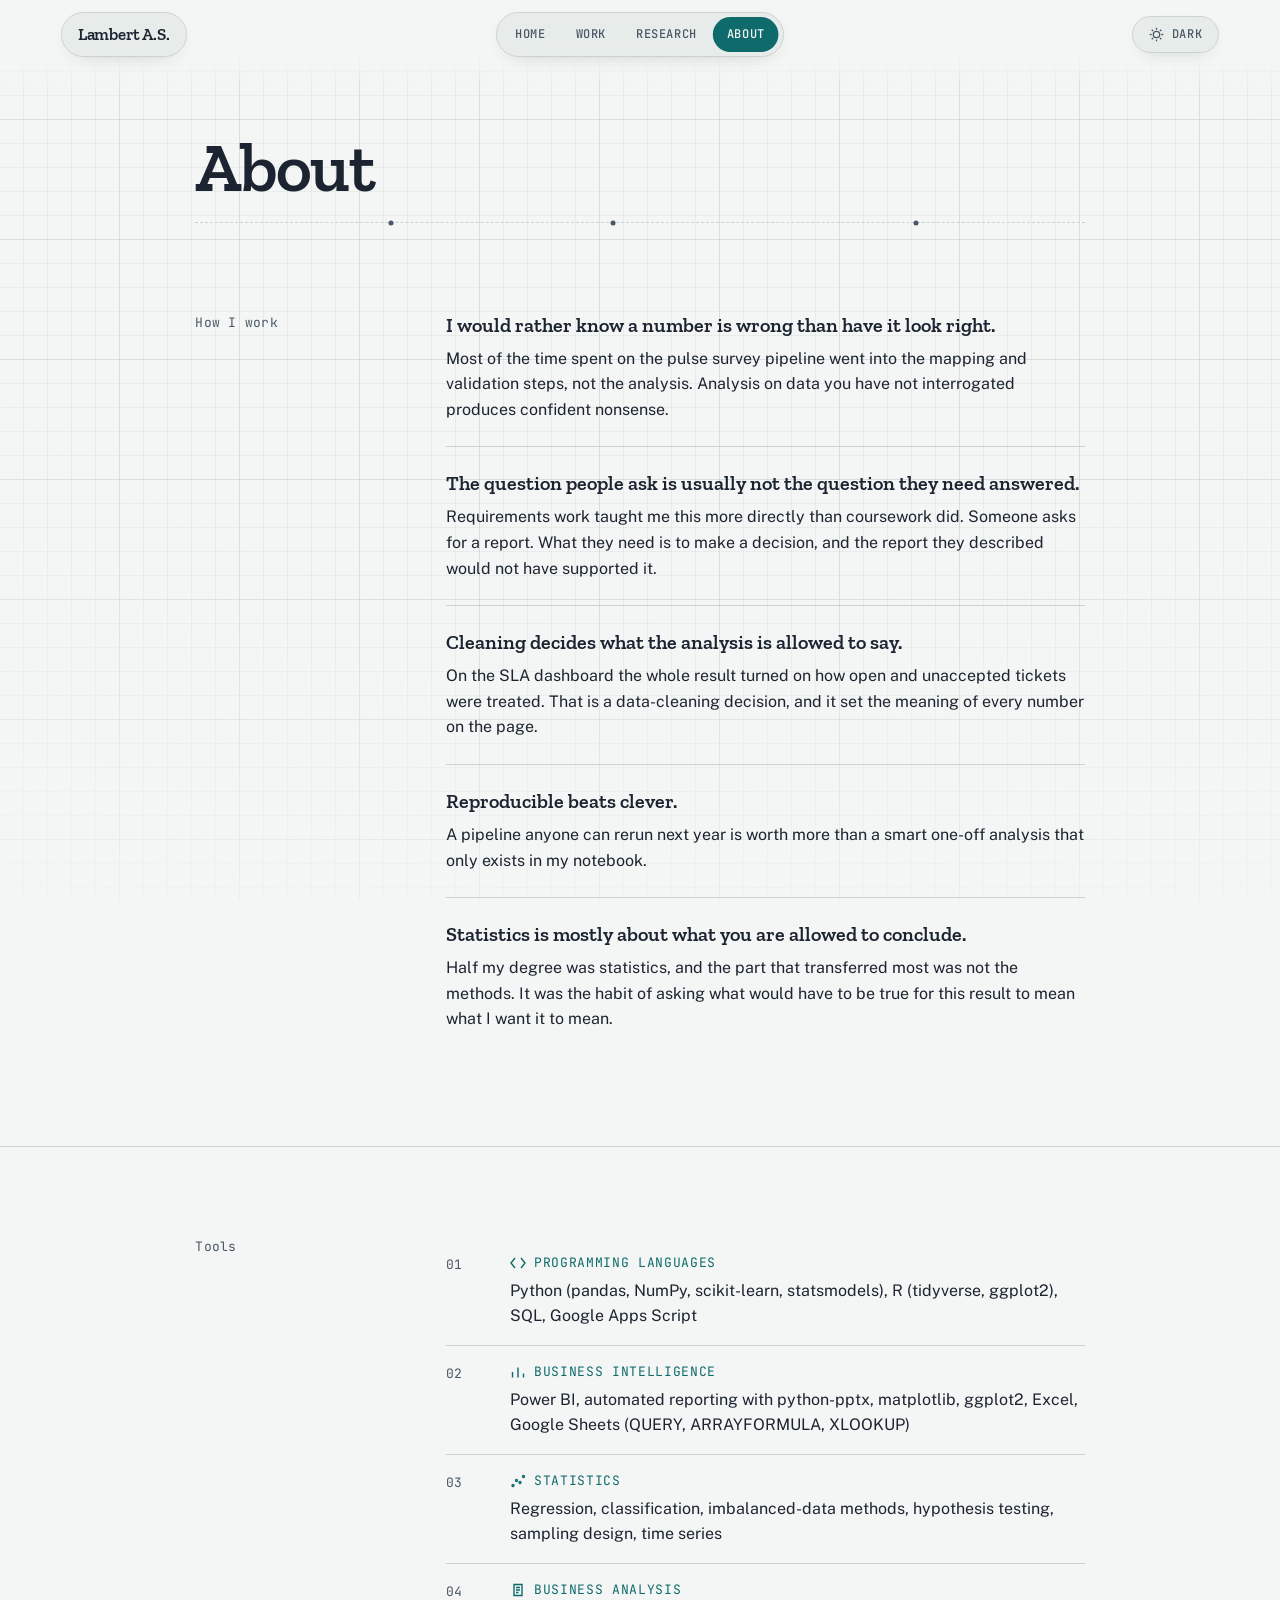
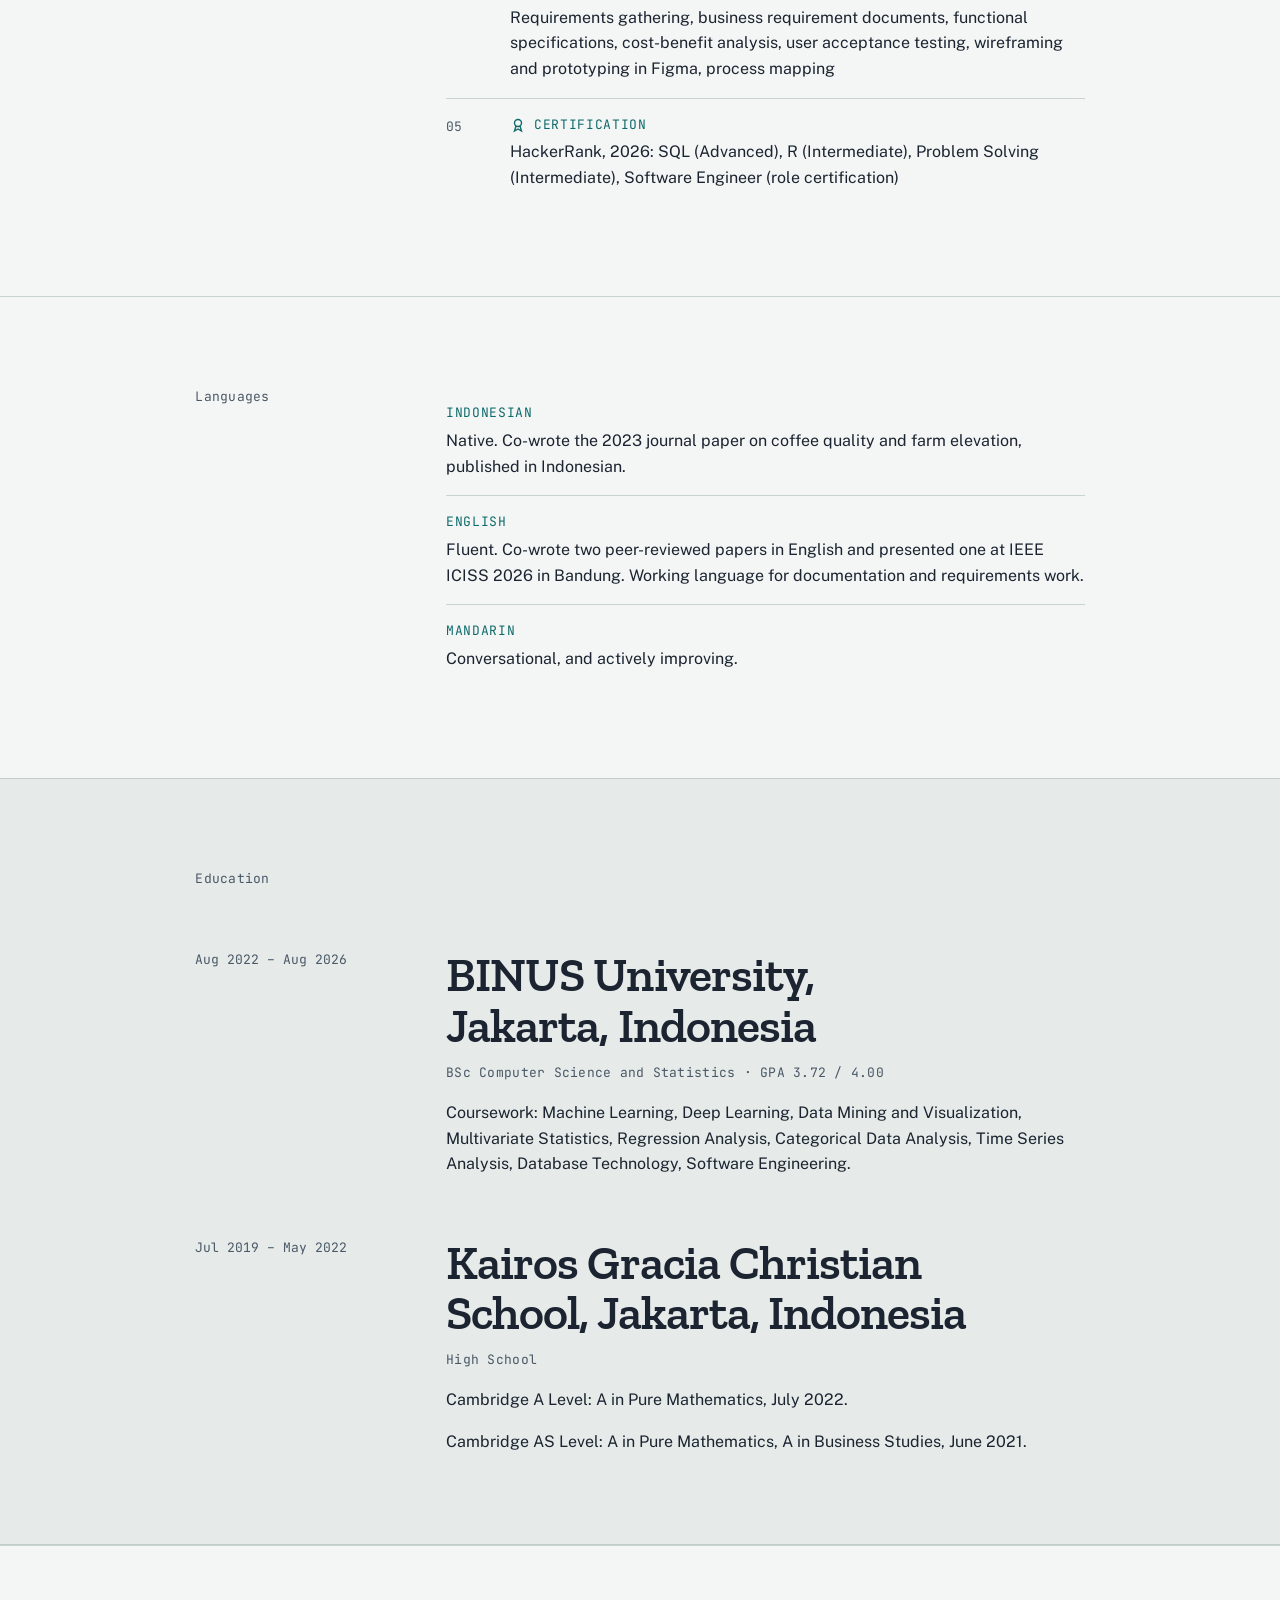
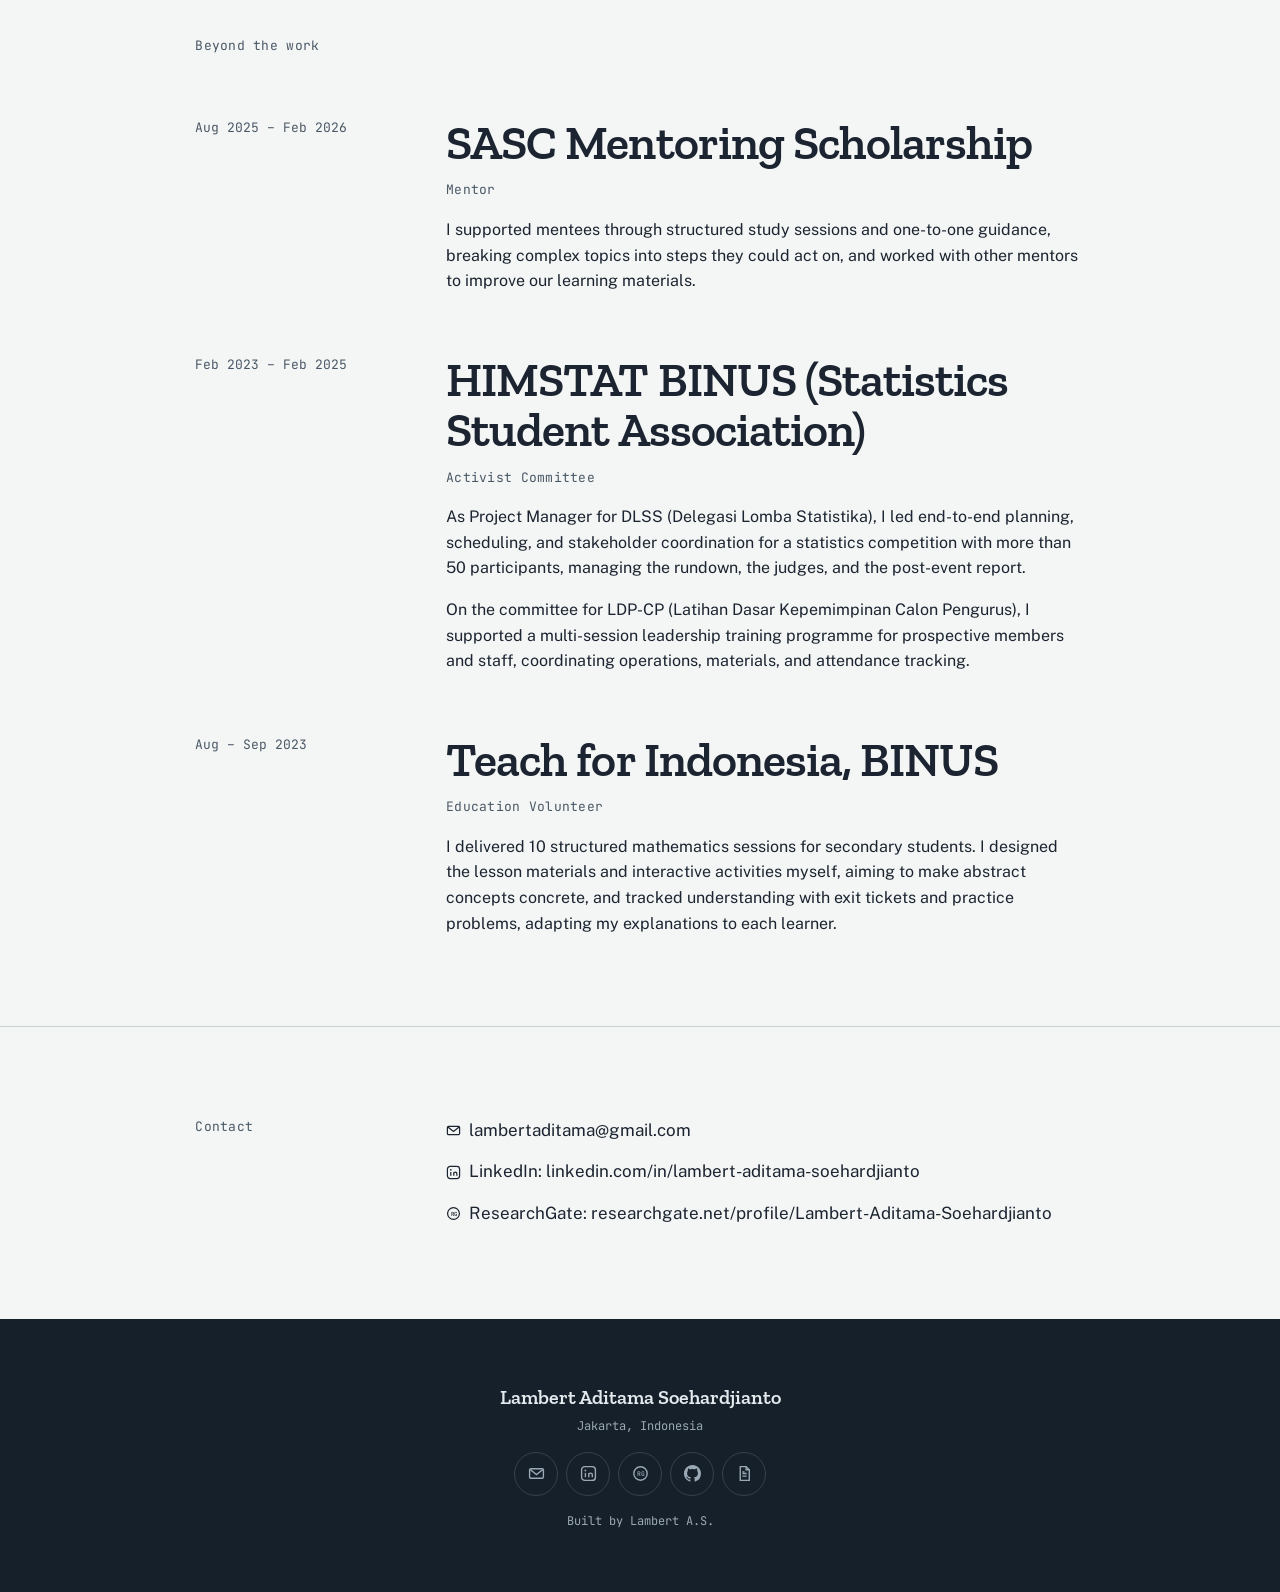
<file: about.html>
<!DOCTYPE html>
<html lang="en">
<head>
<meta charset="UTF-8">
<meta name="viewport" content="width=device-width, initial-scale=1.0">
<title>About | Lambert Aditama Soehardjianto</title>
<meta name="description" content="How Lambert Aditama Soehardjianto works, plus tools, languages, education, and background.">
<link rel="icon" type="image/svg+xml" href="favicon.svg">
<meta property="og:title" content="About | Lambert Aditama Soehardjianto">
<meta property="og:description" content="How Lambert Aditama Soehardjianto works, plus tools, languages, education, and background.">
<meta property="og:type" content="website">
<meta property="og:url" content="https://lambertas.github.io/about.html">
<meta property="og:site_name" content="Lambert Aditama Soehardjianto">
<meta name="twitter:card" content="summary">
<meta name="twitter:title" content="About | Lambert Aditama Soehardjianto">
<meta name="twitter:description" content="How Lambert Aditama Soehardjianto works, plus tools, languages, education, and background.">
<script>
(function () {
  try {
    var stored = localStorage.getItem('theme');
    var theme = stored || (window.matchMedia('(prefers-color-scheme: dark)').matches ? 'dark' : 'light');
    document.documentElement.setAttribute('data-theme', theme);
    document.documentElement.classList.add('js');
  } catch (e) {}
})();
</script>
<link rel="preconnect" href="https://fonts.googleapis.com">
<link rel="preconnect" href="https://fonts.gstatic.com" crossorigin>
<link href="https://fonts.googleapis.com/css2?family=Zilla+Slab:wght@600&family=Public+Sans:wght@400;600&family=JetBrains+Mono:wght@400;500&display=swap" rel="stylesheet">
<link rel="stylesheet" href="css/style.css">
<noscript><style>[data-reveal]{opacity:1;transform:none;}</style></noscript>
</head>
<body>

<a class="skip-link" href="#main">Skip to content</a>

<header class="site-header">
  <div class="site-header__inner">
    <a class="site-mark pill-surface" href="index.html">Lambert A.S.</a>
    <nav class="site-nav pill-surface" aria-label="Primary">
      <ol class="site-nav__list">
        <li><a href="index.html" class="site-nav__link">Home</a></li>
        <li><a href="work.html" class="site-nav__link">Work</a></li>
        <li><a href="research.html" class="site-nav__link">Research</a></li>
        <li><a href="about.html" class="site-nav__link" aria-current="page">About</a></li>
      </ol>
    </nav>
    <button type="button" class="theme-toggle pill-surface" data-theme-toggle aria-pressed="false">
      <span class="theme-toggle__icons">
        <svg class="theme-toggle__icon theme-toggle__icon--sun" viewBox="0 0 16 16" fill="none" stroke="currentColor" stroke-width="1.4" aria-hidden="true">
          <circle cx="8" cy="8" r="3.4"/>
          <path d="M8 0.8v2M8 13.2v2M15.2 8h-2M2.8 8h-2M13.1 2.9l-1.4 1.4M4.3 11.7l-1.4 1.4M13.1 13.1l-1.4-1.4M4.3 4.3L2.9 2.9"/>
        </svg>
        <svg class="theme-toggle__icon theme-toggle__icon--moon" viewBox="0 0 16 16" fill="none" stroke="currentColor" stroke-width="1.4" aria-hidden="true">
          <path d="M13.8 9.7A6 6 0 1 1 6.3 2.2a5 5 0 0 0 7.5 7.5Z"/>
        </svg>
      </span>
      <span>Dark</span>
    </button>
  </div>
</header>

<main id="main">
  <div class="frame page-head" data-enter>
    <h1 class="page-heading">About</h1>
    <div class="page-head__rule" aria-hidden="true">
      <span class="page-head__rule-dot" style="left:22%"></span>
      <span class="page-head__rule-dot" style="left:47%"></span>
      <span class="page-head__rule-dot" style="left:81%"></span>
    </div>
  </div>

  <section class="section" data-enter id="how-i-work" aria-labelledby="how-i-work-heading">
    <div class="frame">
      <div class="rail-grid">
        <p class="rail-grid__label" aria-hidden="true">How I work</p>
        <h2 id="how-i-work-heading" class="section__heading">How I work</h2>
        <div class="section__body prose">
          <div class="principle">
            <span class="principle__lead">I would rather know a number is wrong than have it look right.</span>
            <p>Most of the time spent on the pulse survey pipeline went into the mapping and validation steps, not the analysis. Analysis on data you have not interrogated produces confident nonsense.</p>
          </div>
          <div class="principle">
            <span class="principle__lead">The question people ask is usually not the question they need answered.</span>
            <p>Requirements work taught me this more directly than coursework did. Someone asks for a report. What they need is to make a decision, and the report they described would not have supported it.</p>
          </div>
          <div class="principle">
            <span class="principle__lead">Cleaning decides what the analysis is allowed to say.</span>
            <p>On the SLA dashboard the whole result turned on how open and unaccepted tickets were treated. That is a data-cleaning decision, and it set the meaning of every number on the page.</p>
          </div>
          <div class="principle">
            <span class="principle__lead">Reproducible beats clever.</span>
            <p>A pipeline anyone can rerun next year is worth more than a smart one-off analysis that only exists in my notebook.</p>
          </div>
          <div class="principle">
            <span class="principle__lead">Statistics is mostly about what you are allowed to conclude.</span>
            <p>Half my degree was statistics, and the part that transferred most was not the methods. It was the habit of asking what would have to be true for this result to mean what I want it to mean.</p>
          </div>
        </div>
      </div>
    </div>
  </section>

  <section class="section" data-enter id="tools" aria-labelledby="tools-heading">
    <div class="frame">
      <div class="rail-grid">
        <p class="rail-grid__label" aria-hidden="true">Tools</p>
        <h2 id="tools-heading" class="section__heading">Tools</h2>
        <div class="section__body">
          <dl class="tools-list">
            <div class="tools-list__row" data-reveal style="--i:0">
              <span class="tools-list__num">01</span>
              <div class="tools-list__group">
                <dt><svg class="tools-list__icon" viewBox="0 0 16 16" fill="none" stroke="currentColor" stroke-width="1.4" aria-hidden="true"><path d="M5 3 1 8l4 5M11 3l4 5-4 5"/></svg>Programming languages</dt>
                <dd>Python (pandas, NumPy, scikit-learn, statsmodels), R (tidyverse, ggplot2), SQL, Google Apps Script</dd>
              </div>
            </div>
            <div class="tools-list__row" data-reveal style="--i:1">
              <span class="tools-list__num">02</span>
              <div class="tools-list__group">
                <dt><svg class="tools-list__icon" viewBox="0 0 16 16" fill="none" stroke="currentColor" stroke-width="1.4" aria-hidden="true"><path d="M2.5 13.5V8M8 13.5V3.5M13.5 13.5V9.5"/></svg>Business intelligence</dt>
                <dd>Power BI, automated reporting with python-pptx, matplotlib, ggplot2, Excel, Google Sheets (QUERY, ARRAYFORMULA, XLOOKUP)</dd>
              </div>
            </div>
            <div class="tools-list__row" data-reveal style="--i:2">
              <span class="tools-list__num">03</span>
              <div class="tools-list__group">
                <dt><svg class="tools-list__icon" viewBox="0 0 16 16" fill="none" stroke="currentColor" stroke-width="1.4" aria-hidden="true"><circle cx="3" cy="12.5" r="1"/><circle cx="6.5" cy="7.5" r="1"/><circle cx="10" cy="9.5" r="1"/><circle cx="13.5" cy="3.5" r="1"/></svg>Statistics</dt>
                <dd>Regression, classification, imbalanced-data methods, hypothesis testing, sampling design, time series</dd>
              </div>
            </div>
            <div class="tools-list__row" data-reveal style="--i:3">
              <span class="tools-list__num">04</span>
              <div class="tools-list__group">
                <dt><svg class="tools-list__icon" viewBox="0 0 16 16" fill="none" stroke="currentColor" stroke-width="1.4" aria-hidden="true"><path d="M4 2.5h8v11H4z M6 5.5h4M6 8h4M6 10.5h2.5"/></svg>Business analysis</dt>
                <dd>Requirements gathering, business requirement documents, functional specifications, cost-benefit analysis, user acceptance testing, wireframing and prototyping in Figma, process mapping</dd>
              </div>
            </div>
            <div class="tools-list__row" data-reveal style="--i:4">
              <span class="tools-list__num">05</span>
              <div class="tools-list__group">
                <dt><svg class="tools-list__icon" viewBox="0 0 16 16" fill="none" stroke="currentColor" stroke-width="1.4" aria-hidden="true"><circle cx="8" cy="6" r="3.5"/><path d="M6 9l-1.5 5L8 12l3.5 2L10 9"/></svg>Certification</dt>
                <dd>HackerRank, 2026: SQL (Advanced), R (Intermediate), Problem Solving (Intermediate), Software Engineer (role certification)</dd>
              </div>
            </div>
          </dl>
        </div>
      </div>
    </div>
  </section>

  <section class="section" data-enter id="languages" aria-labelledby="languages-heading">
    <div class="frame">
      <div class="rail-grid">
        <p class="rail-grid__label" aria-hidden="true">Languages</p>
        <h2 id="languages-heading" class="section__heading">Languages</h2>
        <div class="section__body">
          <dl class="languages-list">
            <div>
              <dt>Indonesian</dt>
              <dd>Native. Co-wrote the 2023 journal paper on coffee quality and farm elevation, published in Indonesian.</dd>
            </div>
            <div>
              <dt>English</dt>
              <dd>Fluent. Co-wrote two peer-reviewed papers in English and presented one at IEEE ICISS 2026 in Bandung. Working language for documentation and requirements work.</dd>
            </div>
            <div>
              <dt>Mandarin</dt>
              <dd>Conversational, and actively improving.</dd>
            </div>
          </dl>
        </div>
      </div>
    </div>
  </section>

  <section class="section band" data-enter id="education" aria-labelledby="education-heading">
    <div class="frame">
      <div class="rail-grid rail-grid--entries">
        <p class="rail-grid__label" aria-hidden="true">Education</p>
        <h2 id="education-heading" class="section__heading">Education</h2>

        <article class="entry entry--railed">
          <div class="rail"><p>Aug 2022 &ndash; Aug 2026</p></div>
          <div class="entry__content" data-reveal style="--i:0">
            <h3 class="entry__title">BINUS University, Jakarta, Indonesia</h3>
            <p class="entry__meta">BSc Computer Science and Statistics &middot; GPA 3.72 / 4.00</p>
            <div class="prose">
              <p>Coursework: Machine Learning, Deep Learning, Data Mining and Visualization, Multivariate Statistics, Regression Analysis, Categorical Data Analysis, Time Series Analysis, Database Technology, Software Engineering.</p>
            </div>
          </div>
        </article>

        <article class="entry entry--railed">
          <div class="rail"><p>Jul 2019 &ndash; May 2022</p></div>
          <div class="entry__content" data-reveal style="--i:1">
            <h3 class="entry__title">Kairos Gracia Christian School, Jakarta, Indonesia</h3>
            <p class="entry__meta">High School</p>
            <div class="prose">
              <p>Cambridge A Level: A in Pure Mathematics, July 2022.</p>
              <p>Cambridge AS Level: A in Pure Mathematics, A in Business Studies, June 2021.</p>
            </div>
          </div>
        </article>

      </div>
    </div>
  </section>

  <section class="section" data-enter id="beyond" aria-labelledby="beyond-heading">
    <div class="frame">
      <div class="rail-grid rail-grid--entries">
        <p class="rail-grid__label" aria-hidden="true">Beyond the work</p>
        <h2 id="beyond-heading" class="section__heading">Beyond the work</h2>

        <article class="entry entry--railed">
          <div class="rail"><p>Aug 2025 &ndash; Feb 2026</p></div>
          <div class="entry__content" data-reveal style="--i:0">
            <h3 class="entry__title">SASC Mentoring Scholarship</h3>
            <p class="entry__meta">Mentor</p>
            <div class="prose">
              <p>I supported mentees through structured study sessions and one-to-one guidance, breaking complex topics into steps they could act on, and worked with other mentors to improve our learning materials.</p>
            </div>
          </div>
        </article>

        <article class="entry entry--railed">
          <div class="rail"><p>Feb 2023 &ndash; Feb 2025</p></div>
          <div class="entry__content" data-reveal style="--i:1">
            <h3 class="entry__title">HIMSTAT BINUS (Statistics Student Association)</h3>
            <p class="entry__meta">Activist Committee</p>
            <div class="prose">
              <p>As Project Manager for DLSS (Delegasi Lomba Statistika), I led end-to-end planning, scheduling, and stakeholder coordination for a statistics competition with more than 50 participants, managing the rundown, the judges, and the post-event report.</p>
              <p>On the committee for LDP-CP (Latihan Dasar Kepemimpinan Calon Pengurus), I supported a multi-session leadership training programme for prospective members and staff, coordinating operations, materials, and attendance tracking.</p>
            </div>
          </div>
        </article>

        <article class="entry entry--railed">
          <div class="rail"><p>Aug &ndash; Sep 2023</p></div>
          <div class="entry__content" data-reveal style="--i:2">
            <h3 class="entry__title">Teach for Indonesia, BINUS</h3>
            <p class="entry__meta">Education Volunteer</p>
            <div class="prose">
              <p>I delivered 10 structured mathematics sessions for secondary students. I designed the lesson materials and interactive activities myself, aiming to make abstract concepts concrete, and tracked understanding with exit tickets and practice problems, adapting my explanations to each learner.</p>
            </div>
          </div>
        </article>

      </div>
    </div>
  </section>

  <section class="section" data-enter id="contact" aria-labelledby="contact-heading">
    <div class="frame">
      <div class="rail-grid">
        <p class="rail-grid__label" aria-hidden="true">Contact</p>
        <h2 id="contact-heading" class="section__heading">Contact</h2>
        <div class="section__body">
          <ul class="contact-list">
            <li><a class="ink-link teaser-link" href="mailto:lambertaditama@gmail.com"><svg class="contact-icon" viewBox="0 0 16 16" fill="none" stroke="currentColor" stroke-width="1.3" aria-hidden="true"><rect x="1.5" y="3.5" width="13" height="9" rx="1.2"/><path d="M2 4.2l6 4.8 6-4.8"/></svg>lambertaditama@gmail.com</a></li>
            <li><a class="ink-link teaser-link" href="https://linkedin.com/in/lambert-aditama-soehardjianto" target="_blank" rel="noopener"><svg class="contact-icon" viewBox="0 0 16 16" fill="none" stroke="currentColor" stroke-width="1.3" aria-hidden="true"><rect x="1.5" y="1.5" width="13" height="13" rx="3"/><circle cx="5.1" cy="5.1" r="0.9" fill="currentColor" stroke="none"/><path d="M5.1 7.4v4.1"/><path d="M8.3 11.5V7.6M8.3 9.2c0-1 .8-1.6 1.7-1.6s1.6.6 1.6 1.6v2.3"/></svg>LinkedIn: linkedin.com/in/lambert-aditama-soehardjianto</a></li>
            <li><a class="ink-link teaser-link" href="https://researchgate.net/profile/Lambert-Aditama-Soehardjianto" target="_blank" rel="noopener"><svg class="contact-icon" viewBox="0 0 16 16" fill="none" stroke="currentColor" stroke-width="1.3" aria-hidden="true"><circle cx="8" cy="8" r="6.3"/><text x="8" y="10.4" text-anchor="middle">RG</text></svg>ResearchGate: researchgate.net/profile/Lambert-Aditama-Soehardjianto</a></li>
          </ul>
        </div>
      </div>
    </div>
  </section>

</main>

<footer class="site-footer band" id="site-end">
  <div class="site-footer__frame">
    <div class="site-footer__inner">
      <div>
        <p class="site-footer__mark">Lambert Aditama Soehardjianto</p>
        <p class="site-footer__note">Jakarta, Indonesia</p>
      </div>
      <ul class="site-footer__links">
        <li><a class="contact-icon-link" href="mailto:lambertaditama@gmail.com" aria-label="Email lambertaditama@gmail.com">
          <svg class="contact-icon" viewBox="0 0 16 16" fill="none" stroke="currentColor" stroke-width="1.3" aria-hidden="true"><rect x="1.5" y="3.5" width="13" height="9" rx="1.2"/><path d="M2 4.2l6 4.8 6-4.8"/></svg>
        </a></li>
        <li><a class="contact-icon-link" href="https://linkedin.com/in/lambert-aditama-soehardjianto" target="_blank" rel="noopener" aria-label="LinkedIn: linkedin.com/in/lambert-aditama-soehardjianto">
          <svg class="contact-icon" viewBox="0 0 16 16" fill="none" stroke="currentColor" stroke-width="1.3" aria-hidden="true"><rect x="1.5" y="1.5" width="13" height="13" rx="3"/><circle cx="5.1" cy="5.1" r="0.9" fill="currentColor" stroke="none"/><path d="M5.1 7.4v4.1"/><path d="M8.3 11.5V7.6M8.3 9.2c0-1 .8-1.6 1.7-1.6s1.6.6 1.6 1.6v2.3"/></svg>
        </a></li>
        <li><a class="contact-icon-link" href="https://researchgate.net/profile/Lambert-Aditama-Soehardjianto" target="_blank" rel="noopener" aria-label="ResearchGate: researchgate.net/profile/Lambert-Aditama-Soehardjianto">
          <svg class="contact-icon" viewBox="0 0 16 16" fill="none" stroke="currentColor" stroke-width="1.3" aria-hidden="true"><circle cx="8" cy="8" r="6.3"/><text x="8" y="10.4" text-anchor="middle">RG</text></svg>
        </a></li>
        <li><a class="contact-icon-link" href="https://github.com/LambertAS" target="_blank" rel="noopener" aria-label="GitHub: github.com/LambertAS">
          <svg class="contact-icon" viewBox="0 0 16 16" fill="currentColor" stroke="none" aria-hidden="true"><path d="M8 0C3.58 0 0 3.58 0 8c0 3.54 2.29 6.53 5.47 7.59.4.07.55-.17.55-.38 0-.19-.01-.82-.01-1.49-2.01.37-2.53-.49-2.69-.94-.09-.23-.48-.94-.82-1.13-.28-.15-.68-.52-.01-.53.63-.01 1.08.58 1.23.82.72 1.21 1.87.87 2.33.66.07-.52.28-.87.51-1.07-1.78-.2-3.64-.89-3.64-3.95 0-.87.31-1.59.82-2.15-.08-.2-.36-1.02.08-2.12 0 0 .67-.21 2.2.82.64-.18 1.32-.27 2-.27.68 0 1.36.09 2 .27 1.53-1.04 2.2-.82 2.2-.82.44 1.1.16 1.92.08 2.12.51.56.82 1.27.82 2.15 0 3.07-1.87 3.75-3.65 3.95.29.25.54.73.54 1.48 0 1.07-.01 1.93-.01 2.2 0 .21.15.46.55.38A8.013 8.013 0 0016 8c0-4.42-3.58-8-8-8z"/></svg>
        </a></li>
        <li><a class="contact-icon-link" href="/Lambert_Aditama_Soehardjianto_CV.pdf" download aria-label="Download CV (PDF)">
          <svg class="contact-icon" viewBox="0 0 16 16" fill="none" stroke="currentColor" stroke-width="1.3" aria-hidden="true"><path d="M4 1.5h5.5L12.5 4.5V14.5H4V1.5Z"/><path d="M9.5 1.5V4.5H12.5"/><path d="M6 8h4M6 10.5h4M6 6.5h2"/></svg>
        </a></li>
      </ul>
      <p class="site-footer__credit">Built by Lambert A.S.</p>
    </div>
  </div>
</footer>

<script src="js/theme.js"></script>
<script src="js/motion.js"></script>
</body>
</html>
</file>
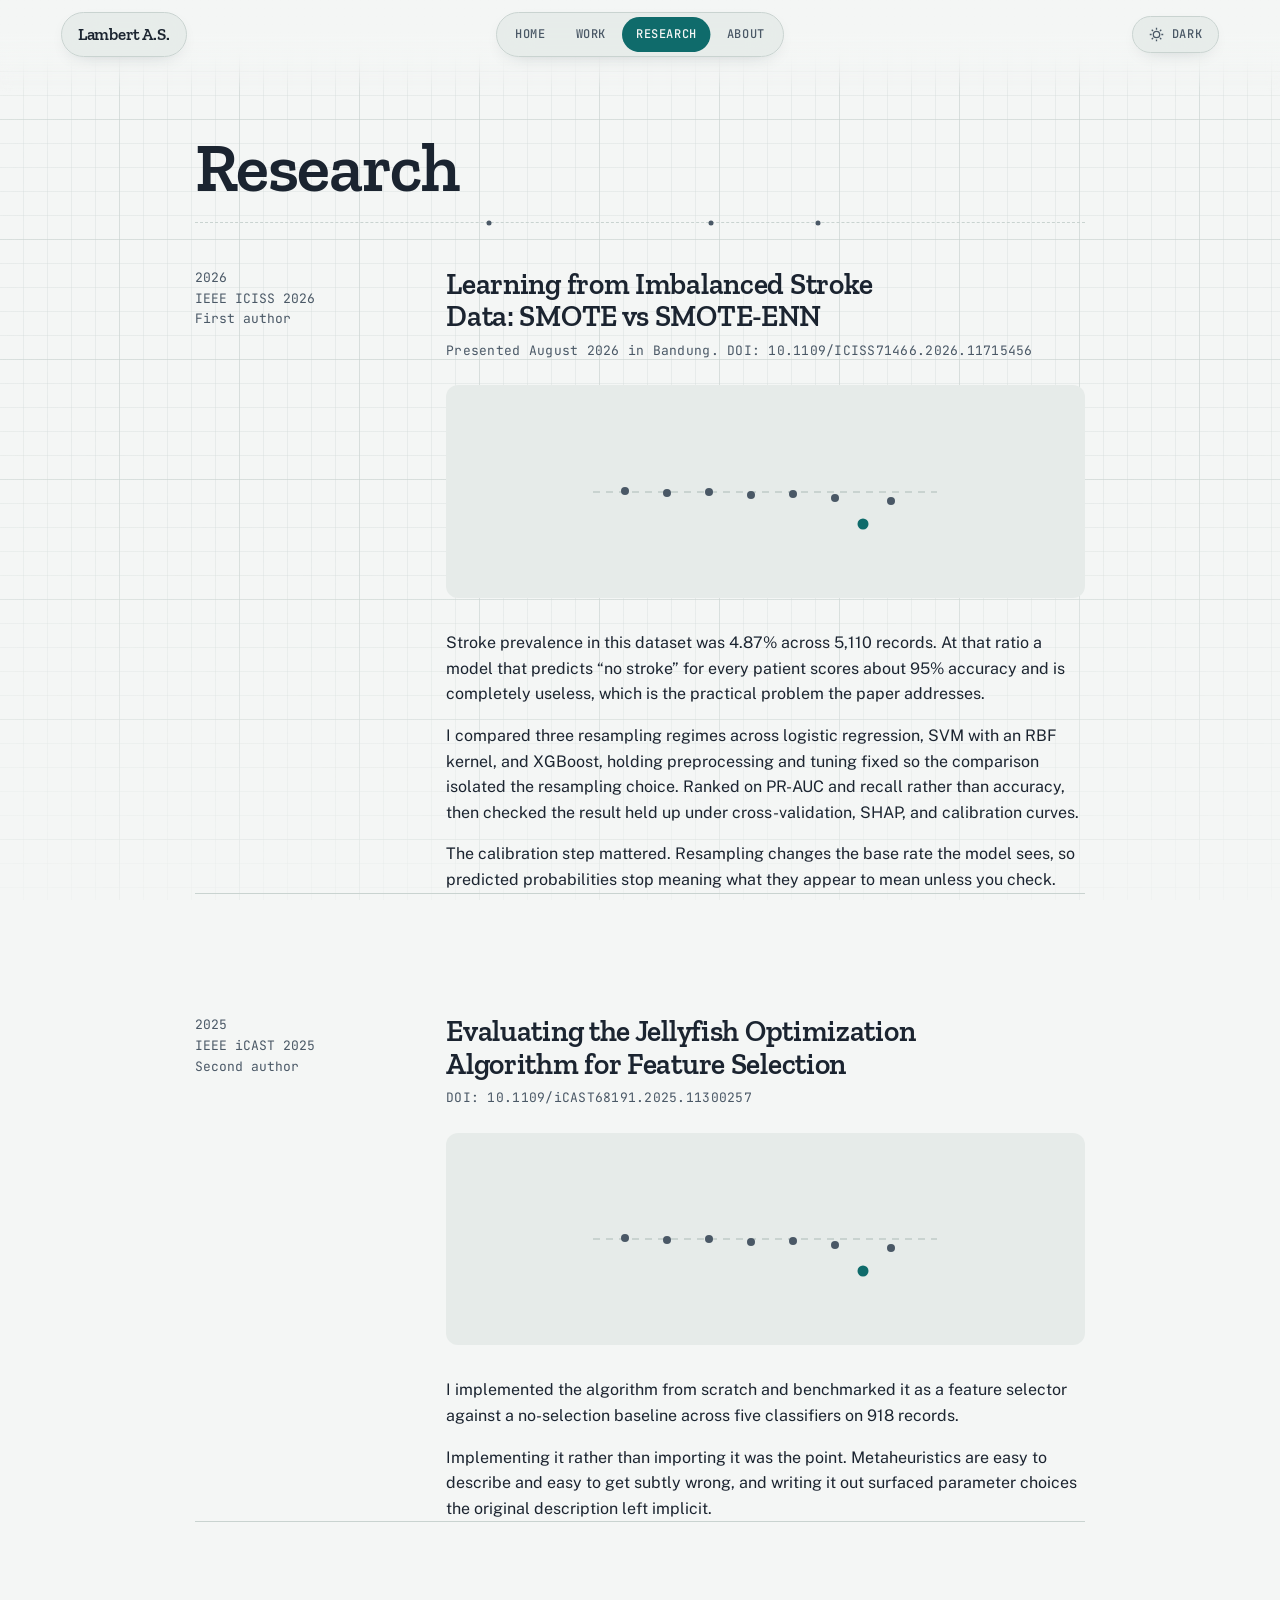
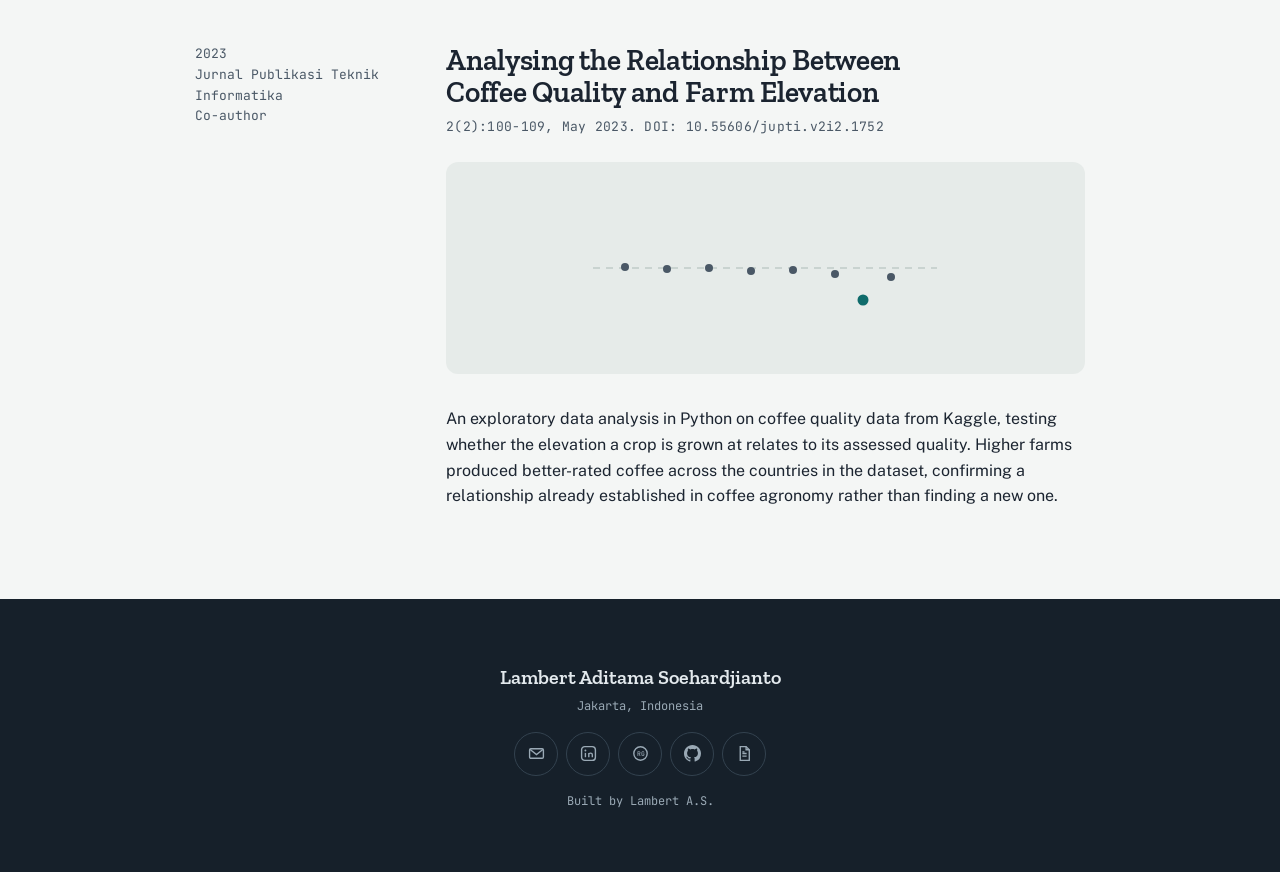
<file: research.html>
<!DOCTYPE html>
<html lang="en">
<head>
<meta charset="UTF-8">
<meta name="viewport" content="width=device-width, initial-scale=1.0">
<title>Research | Lambert Aditama Soehardjianto</title>
<meta name="description" content="Research by Lambert Aditama Soehardjianto: imbalanced-data classification for stroke prediction, feature selection with the Jellyfish Optimization Algorithm, and coffee quality versus farm elevation.">
<link rel="icon" type="image/svg+xml" href="favicon.svg">
<meta property="og:title" content="Research | Lambert Aditama Soehardjianto">
<meta property="og:description" content="Research by Lambert Aditama Soehardjianto: imbalanced-data classification for stroke prediction, feature selection with the Jellyfish Optimization Algorithm, and coffee quality versus farm elevation.">
<meta property="og:type" content="website">
<meta property="og:url" content="https://lambertas.github.io/research.html">
<meta property="og:site_name" content="Lambert Aditama Soehardjianto">
<meta name="twitter:card" content="summary">
<meta name="twitter:title" content="Research | Lambert Aditama Soehardjianto">
<meta name="twitter:description" content="Research by Lambert Aditama Soehardjianto: imbalanced-data classification for stroke prediction, feature selection with the Jellyfish Optimization Algorithm, and coffee quality versus farm elevation.">
<script>
(function () {
  try {
    var stored = localStorage.getItem('theme');
    var theme = stored || (window.matchMedia('(prefers-color-scheme: dark)').matches ? 'dark' : 'light');
    document.documentElement.setAttribute('data-theme', theme);
    document.documentElement.classList.add('js');
  } catch (e) {}
})();
</script>
<link rel="preconnect" href="https://fonts.googleapis.com">
<link rel="preconnect" href="https://fonts.gstatic.com" crossorigin>
<link href="https://fonts.googleapis.com/css2?family=Zilla+Slab:wght@600&family=Public+Sans:wght@400;600&family=JetBrains+Mono:wght@400;500&display=swap" rel="stylesheet">
<link rel="stylesheet" href="css/style.css">
<link rel="expect" href="#site-end" blocking="render">
<script>
// Card to entry: on arrival, land on the entry and name its diagram and title
// so the clicked card morphs into them (the card side is named in js/motion.js).
window.addEventListener('pagereveal', function (evt) {
  if (!evt.viewTransition || !location.hash) return;
  var entry = document.getElementById(location.hash.slice(1));
  if (!entry || !entry.classList.contains('entry')) return;
  entry.scrollIntoView({ block: 'start', behavior: 'instant' });
  var content = entry.querySelector('[data-reveal]');
  if (content) content.classList.add('is-visible');
  var v = entry.querySelector('.diagram, .chart-slot'), t = entry.querySelector('.entry__title');
  if (v) v.style.viewTransitionName = 'entry-visual';
  if (t) t.style.viewTransitionName = 'entry-title';
  var clear = function () {
    if (v) v.style.viewTransitionName = '';
    if (t) t.style.viewTransitionName = '';
  };
  // A cancelled transition rejects; clear the names either way.
  evt.viewTransition.finished.then(clear, clear);
});
</script>
<noscript><style>[data-reveal]{opacity:1;transform:none;}</style></noscript>
</head>
<body>

<a class="skip-link" href="#main">Skip to content</a>

<header class="site-header">
  <div class="site-header__inner">
    <a class="site-mark pill-surface" href="index.html">Lambert A.S.</a>
    <nav class="site-nav pill-surface" aria-label="Primary">
      <ol class="site-nav__list">
        <li><a href="index.html" class="site-nav__link">Home</a></li>
        <li><a href="work.html" class="site-nav__link">Work</a></li>
        <li><a href="research.html" class="site-nav__link" aria-current="page">Research</a></li>
        <li><a href="about.html" class="site-nav__link">About</a></li>
      </ol>
    </nav>
    <button type="button" class="theme-toggle pill-surface" data-theme-toggle aria-pressed="false">
      <span class="theme-toggle__icons">
        <svg class="theme-toggle__icon theme-toggle__icon--sun" viewBox="0 0 16 16" fill="none" stroke="currentColor" stroke-width="1.4" aria-hidden="true">
          <circle cx="8" cy="8" r="3.4"/>
          <path d="M8 0.8v2M8 13.2v2M15.2 8h-2M2.8 8h-2M13.1 2.9l-1.4 1.4M4.3 11.7l-1.4 1.4M13.1 13.1l-1.4-1.4M4.3 4.3L2.9 2.9"/>
        </svg>
        <svg class="theme-toggle__icon theme-toggle__icon--moon" viewBox="0 0 16 16" fill="none" stroke="currentColor" stroke-width="1.4" aria-hidden="true">
          <path d="M13.8 9.7A6 6 0 1 1 6.3 2.2a5 5 0 0 0 7.5 7.5Z"/>
        </svg>
      </span>
      <span>Dark</span>
    </button>
  </div>
</header>

<main id="main">
  <div class="frame page-head" data-enter>
    <h1 class="page-heading">Research</h1>
    <div class="page-head__rule" aria-hidden="true">
      <span class="page-head__rule-dot" style="left:33%"></span>
      <span class="page-head__rule-dot" style="left:58%"></span>
      <span class="page-head__rule-dot" style="left:70%"></span>
    </div>
  </div>

  <div class="frame">
    <div class="rail-grid">

      <article class="entry entry--railed" id="stroke-smote">
        <div class="rail">
          <p>2026</p>
          <p>IEEE ICISS 2026</p>
          <p>First author</p>
        </div>
        <div class="entry__content" data-reveal style="--i:0">
          <h2 class="entry__title">Learning from Imbalanced Stroke Data: SMOTE vs SMOTE-ENN</h2>
          <p class="entry__meta">Presented August 2026 in Bandung. <a class="ink-link" href="https://doi.org/10.1109/ICISS71466.2026.11715456" target="_blank" rel="noopener">DOI: 10.1109/ICISS71466.2026.11715456</a></p>
          <div class="chart-slot" aria-hidden="true"><svg class="motif" viewBox="0 0 360 120"><path class="motif__line" d="M8 60H352"/><circle class="motif__dot" cx="40" cy="59" r="4"/><circle class="motif__dot" cx="82" cy="61" r="4"/><circle class="motif__dot" cx="124" cy="60" r="4"/><circle class="motif__dot" cx="166" cy="63" r="4"/><circle class="motif__dot" cx="208" cy="62" r="4"/><circle class="motif__dot" cx="250" cy="66" r="4"/><circle class="motif__dot motif__dot--flag" cx="278" cy="92" r="5.5"/><circle class="motif__dot" cx="306" cy="69" r="4"/></svg></div>
          <div class="prose">
            <p>Stroke prevalence in this dataset was 4.87% across 5,110 records. At that ratio a model that predicts &ldquo;no stroke&rdquo; for every patient scores about 95% accuracy and is completely useless, which is the practical problem the paper addresses.</p>
            <p>I compared three resampling regimes across logistic regression, SVM with an RBF kernel, and XGBoost, holding preprocessing and tuning fixed so the comparison isolated the resampling choice. Ranked on PR-AUC and recall rather than accuracy, then checked the result held up under cross-validation, SHAP, and calibration curves.</p>
            <p>The calibration step mattered. Resampling changes the base rate the model sees, so predicted probabilities stop meaning what they appear to mean unless you check.</p>
          </div>
        </div>
      </article>

      <article class="entry entry--railed" id="jellyfish-feature-selection">
        <div class="rail">
          <p>2025</p>
          <p>IEEE iCAST 2025</p>
          <p>Second author</p>
        </div>
        <div class="entry__content" data-reveal style="--i:1">
          <h2 class="entry__title">Evaluating the Jellyfish Optimization Algorithm for Feature Selection</h2>
          <p class="entry__meta"><a class="ink-link" href="https://doi.org/10.1109/iCAST68191.2025.11300257" target="_blank" rel="noopener">DOI: 10.1109/iCAST68191.2025.11300257</a></p>
          <div class="chart-slot" aria-hidden="true"><svg class="motif" viewBox="0 0 360 120"><path class="motif__line" d="M8 60H352"/><circle class="motif__dot" cx="40" cy="59" r="4"/><circle class="motif__dot" cx="82" cy="61" r="4"/><circle class="motif__dot" cx="124" cy="60" r="4"/><circle class="motif__dot" cx="166" cy="63" r="4"/><circle class="motif__dot" cx="208" cy="62" r="4"/><circle class="motif__dot" cx="250" cy="66" r="4"/><circle class="motif__dot motif__dot--flag" cx="278" cy="92" r="5.5"/><circle class="motif__dot" cx="306" cy="69" r="4"/></svg></div>
          <div class="prose">
            <p>I implemented the algorithm from scratch and benchmarked it as a feature selector against a no-selection baseline across five classifiers on 918 records.</p>
            <p>Implementing it rather than importing it was the point. Metaheuristics are easy to describe and easy to get subtly wrong, and writing it out surfaced parameter choices the original description left implicit.</p>
          </div>
        </div>
      </article>

      <article class="entry entry--railed" id="coffee-elevation">
        <div class="rail">
          <p>2023</p>
          <p>Jurnal Publikasi Teknik Informatika</p>
          <p>Co-author</p>
        </div>
        <div class="entry__content" data-reveal style="--i:2">
          <h2 class="entry__title">Analysing the Relationship Between Coffee Quality and Farm Elevation</h2>
          <p class="entry__meta">2(2):100-109, May 2023. <a class="ink-link" href="https://doi.org/10.55606/jupti.v2i2.1752" target="_blank" rel="noopener">DOI: 10.55606/jupti.v2i2.1752</a></p>
          <div class="chart-slot" aria-hidden="true"><svg class="motif" viewBox="0 0 360 120"><path class="motif__line" d="M8 60H352"/><circle class="motif__dot" cx="40" cy="59" r="4"/><circle class="motif__dot" cx="82" cy="61" r="4"/><circle class="motif__dot" cx="124" cy="60" r="4"/><circle class="motif__dot" cx="166" cy="63" r="4"/><circle class="motif__dot" cx="208" cy="62" r="4"/><circle class="motif__dot" cx="250" cy="66" r="4"/><circle class="motif__dot motif__dot--flag" cx="278" cy="92" r="5.5"/><circle class="motif__dot" cx="306" cy="69" r="4"/></svg></div>
          <div class="prose">
            <p>An exploratory data analysis in Python on coffee quality data from Kaggle, testing whether the elevation a crop is grown at relates to its assessed quality. Higher farms produced better-rated coffee across the countries in the dataset, confirming a relationship already established in coffee agronomy rather than finding a new one.</p>
          </div>
        </div>
      </article>

    </div>
  </div>
</main>

<footer class="site-footer band" id="site-end">
  <div class="site-footer__frame">
    <div class="site-footer__inner">
      <div>
        <p class="site-footer__mark">Lambert Aditama Soehardjianto</p>
        <p class="site-footer__note">Jakarta, Indonesia</p>
      </div>
      <ul class="site-footer__links">
        <li><a class="contact-icon-link" href="mailto:lambertaditama@gmail.com" aria-label="Email lambertaditama@gmail.com">
          <svg class="contact-icon" viewBox="0 0 16 16" fill="none" stroke="currentColor" stroke-width="1.3" aria-hidden="true"><rect x="1.5" y="3.5" width="13" height="9" rx="1.2"/><path d="M2 4.2l6 4.8 6-4.8"/></svg>
        </a></li>
        <li><a class="contact-icon-link" href="https://linkedin.com/in/lambert-aditama-soehardjianto" target="_blank" rel="noopener" aria-label="LinkedIn: linkedin.com/in/lambert-aditama-soehardjianto">
          <svg class="contact-icon" viewBox="0 0 16 16" fill="none" stroke="currentColor" stroke-width="1.3" aria-hidden="true"><rect x="1.5" y="1.5" width="13" height="13" rx="3"/><circle cx="5.1" cy="5.1" r="0.9" fill="currentColor" stroke="none"/><path d="M5.1 7.4v4.1"/><path d="M8.3 11.5V7.6M8.3 9.2c0-1 .8-1.6 1.7-1.6s1.6.6 1.6 1.6v2.3"/></svg>
        </a></li>
        <li><a class="contact-icon-link" href="https://researchgate.net/profile/Lambert-Aditama-Soehardjianto" target="_blank" rel="noopener" aria-label="ResearchGate: researchgate.net/profile/Lambert-Aditama-Soehardjianto">
          <svg class="contact-icon" viewBox="0 0 16 16" fill="none" stroke="currentColor" stroke-width="1.3" aria-hidden="true"><circle cx="8" cy="8" r="6.3"/><text x="8" y="10.4" text-anchor="middle">RG</text></svg>
        </a></li>
        <li><a class="contact-icon-link" href="https://github.com/LambertAS" target="_blank" rel="noopener" aria-label="GitHub: github.com/LambertAS">
          <svg class="contact-icon" viewBox="0 0 16 16" fill="currentColor" stroke="none" aria-hidden="true"><path d="M8 0C3.58 0 0 3.58 0 8c0 3.54 2.29 6.53 5.47 7.59.4.07.55-.17.55-.38 0-.19-.01-.82-.01-1.49-2.01.37-2.53-.49-2.69-.94-.09-.23-.48-.94-.82-1.13-.28-.15-.68-.52-.01-.53.63-.01 1.08.58 1.23.82.72 1.21 1.87.87 2.33.66.07-.52.28-.87.51-1.07-1.78-.2-3.64-.89-3.64-3.95 0-.87.31-1.59.82-2.15-.08-.2-.36-1.02.08-2.12 0 0 .67-.21 2.2.82.64-.18 1.32-.27 2-.27.68 0 1.36.09 2 .27 1.53-1.04 2.2-.82 2.2-.82.44 1.1.16 1.92.08 2.12.51.56.82 1.27.82 2.15 0 3.07-1.87 3.75-3.65 3.95.29.25.54.73.54 1.48 0 1.07-.01 1.93-.01 2.2 0 .21.15.46.55.38A8.013 8.013 0 0016 8c0-4.42-3.58-8-8-8z"/></svg>
        </a></li>
        <li><a class="contact-icon-link" href="/Lambert_Aditama_Soehardjianto_CV.pdf" download aria-label="Download CV (PDF)">
          <svg class="contact-icon" viewBox="0 0 16 16" fill="none" stroke="currentColor" stroke-width="1.3" aria-hidden="true"><path d="M4 1.5h5.5L12.5 4.5V14.5H4V1.5Z"/><path d="M9.5 1.5V4.5H12.5"/><path d="M6 8h4M6 10.5h4M6 6.5h2"/></svg>
        </a></li>
      </ul>
      <p class="site-footer__credit">Built by Lambert A.S.</p>
    </div>
  </div>
</footer>

<script src="js/theme.js"></script>
<script src="js/motion.js"></script>
</body>
</html>
</file>
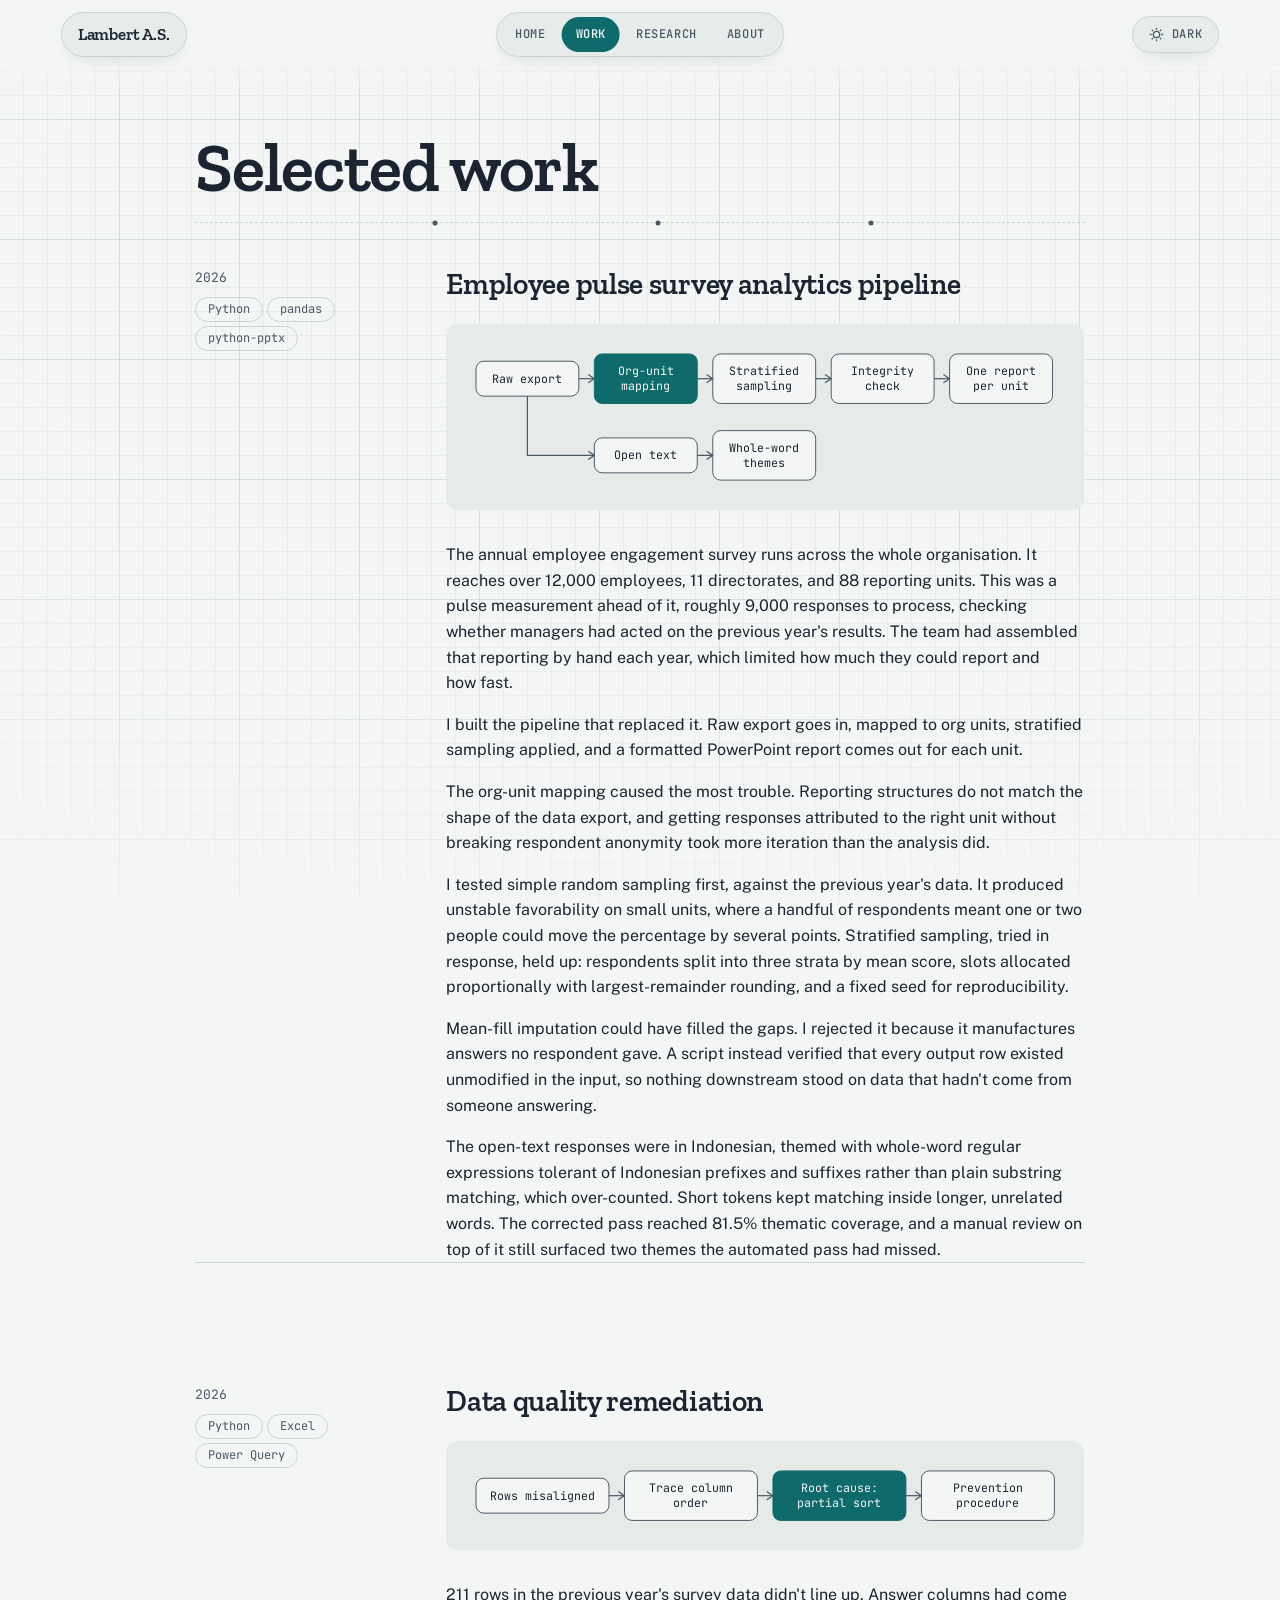
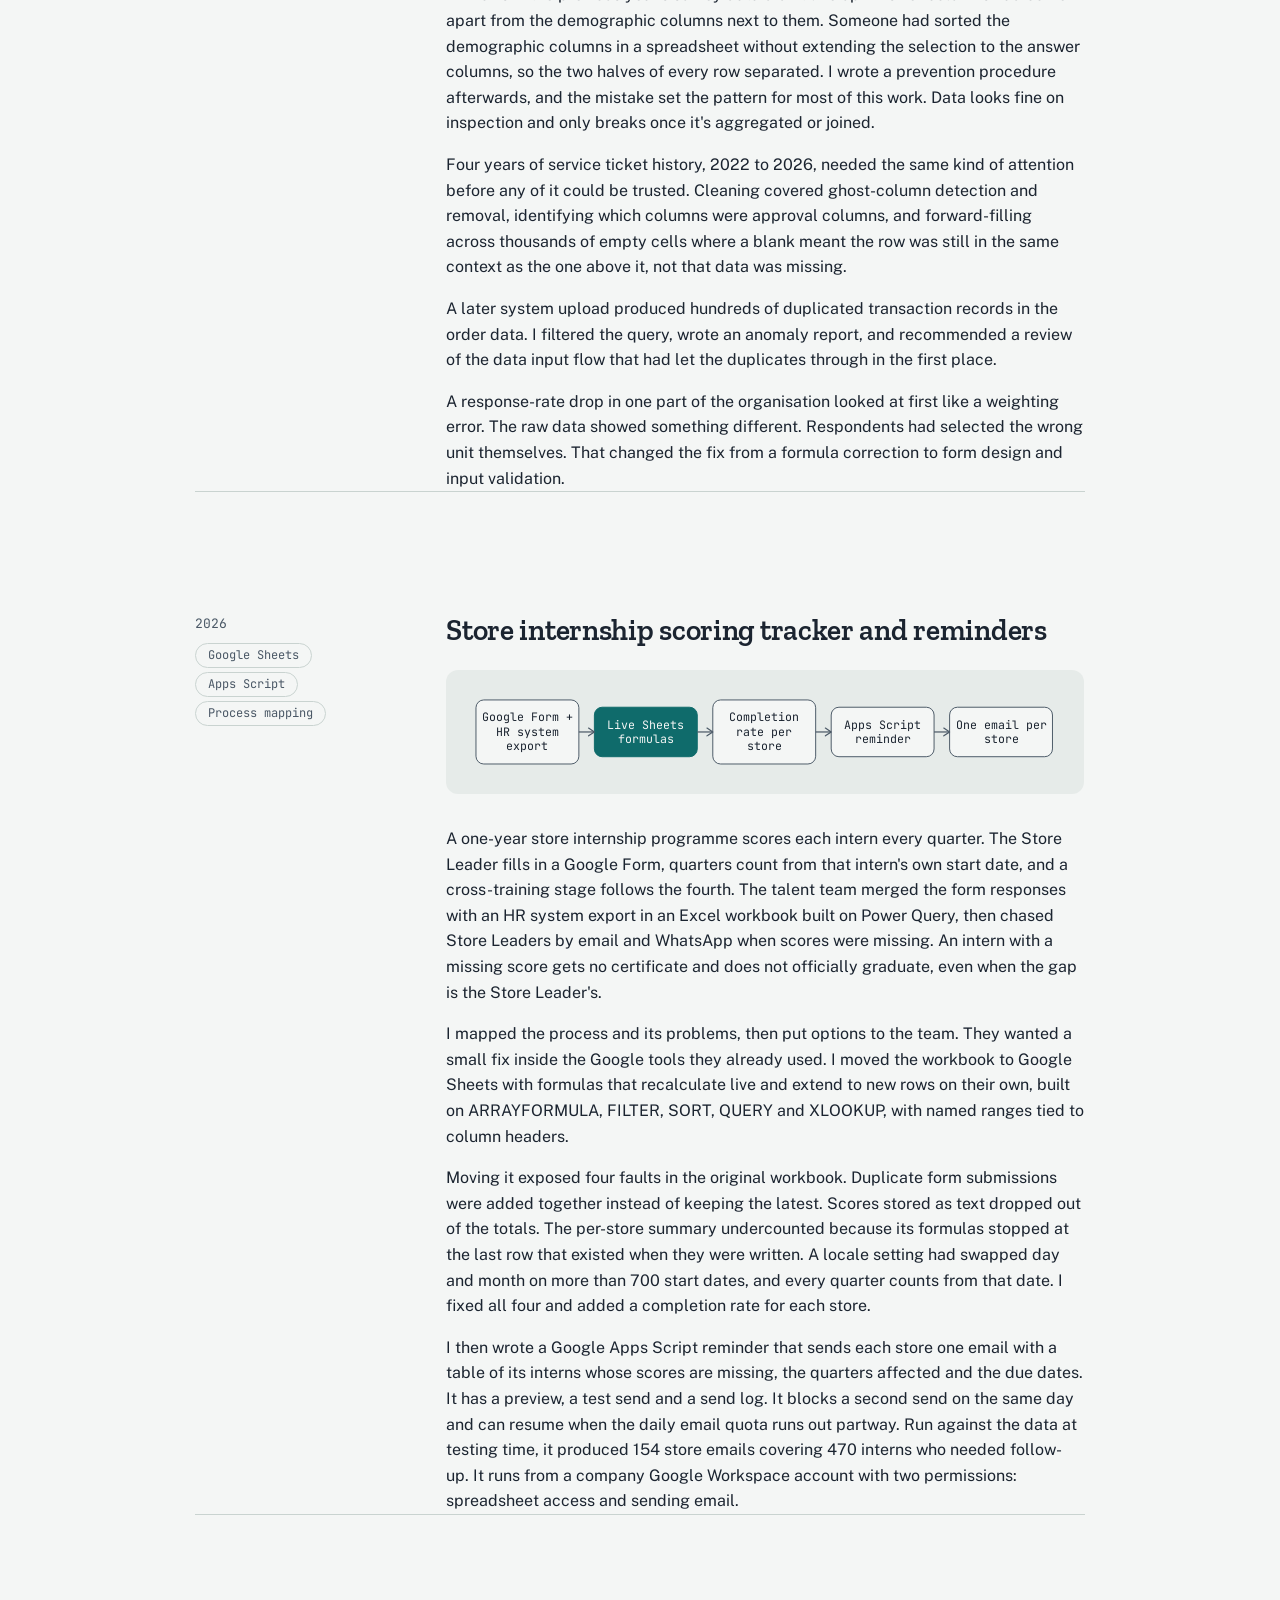
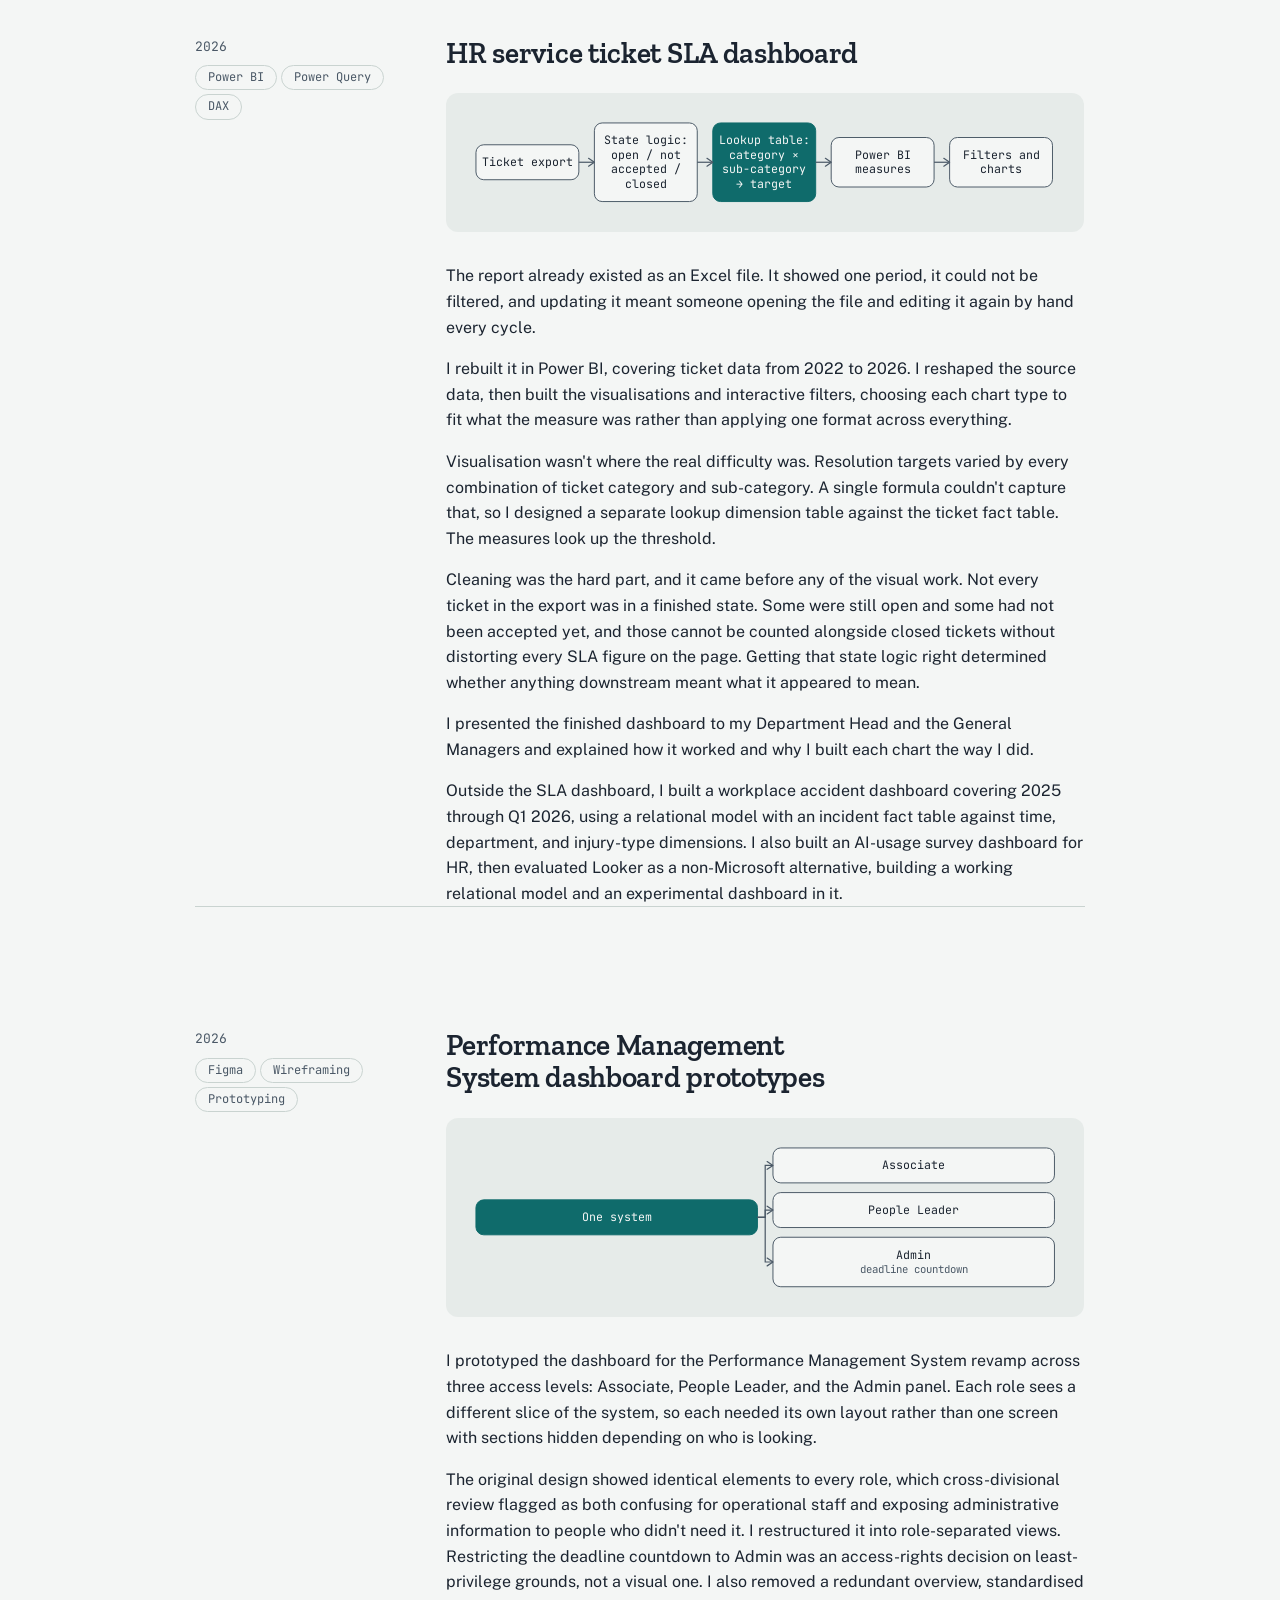
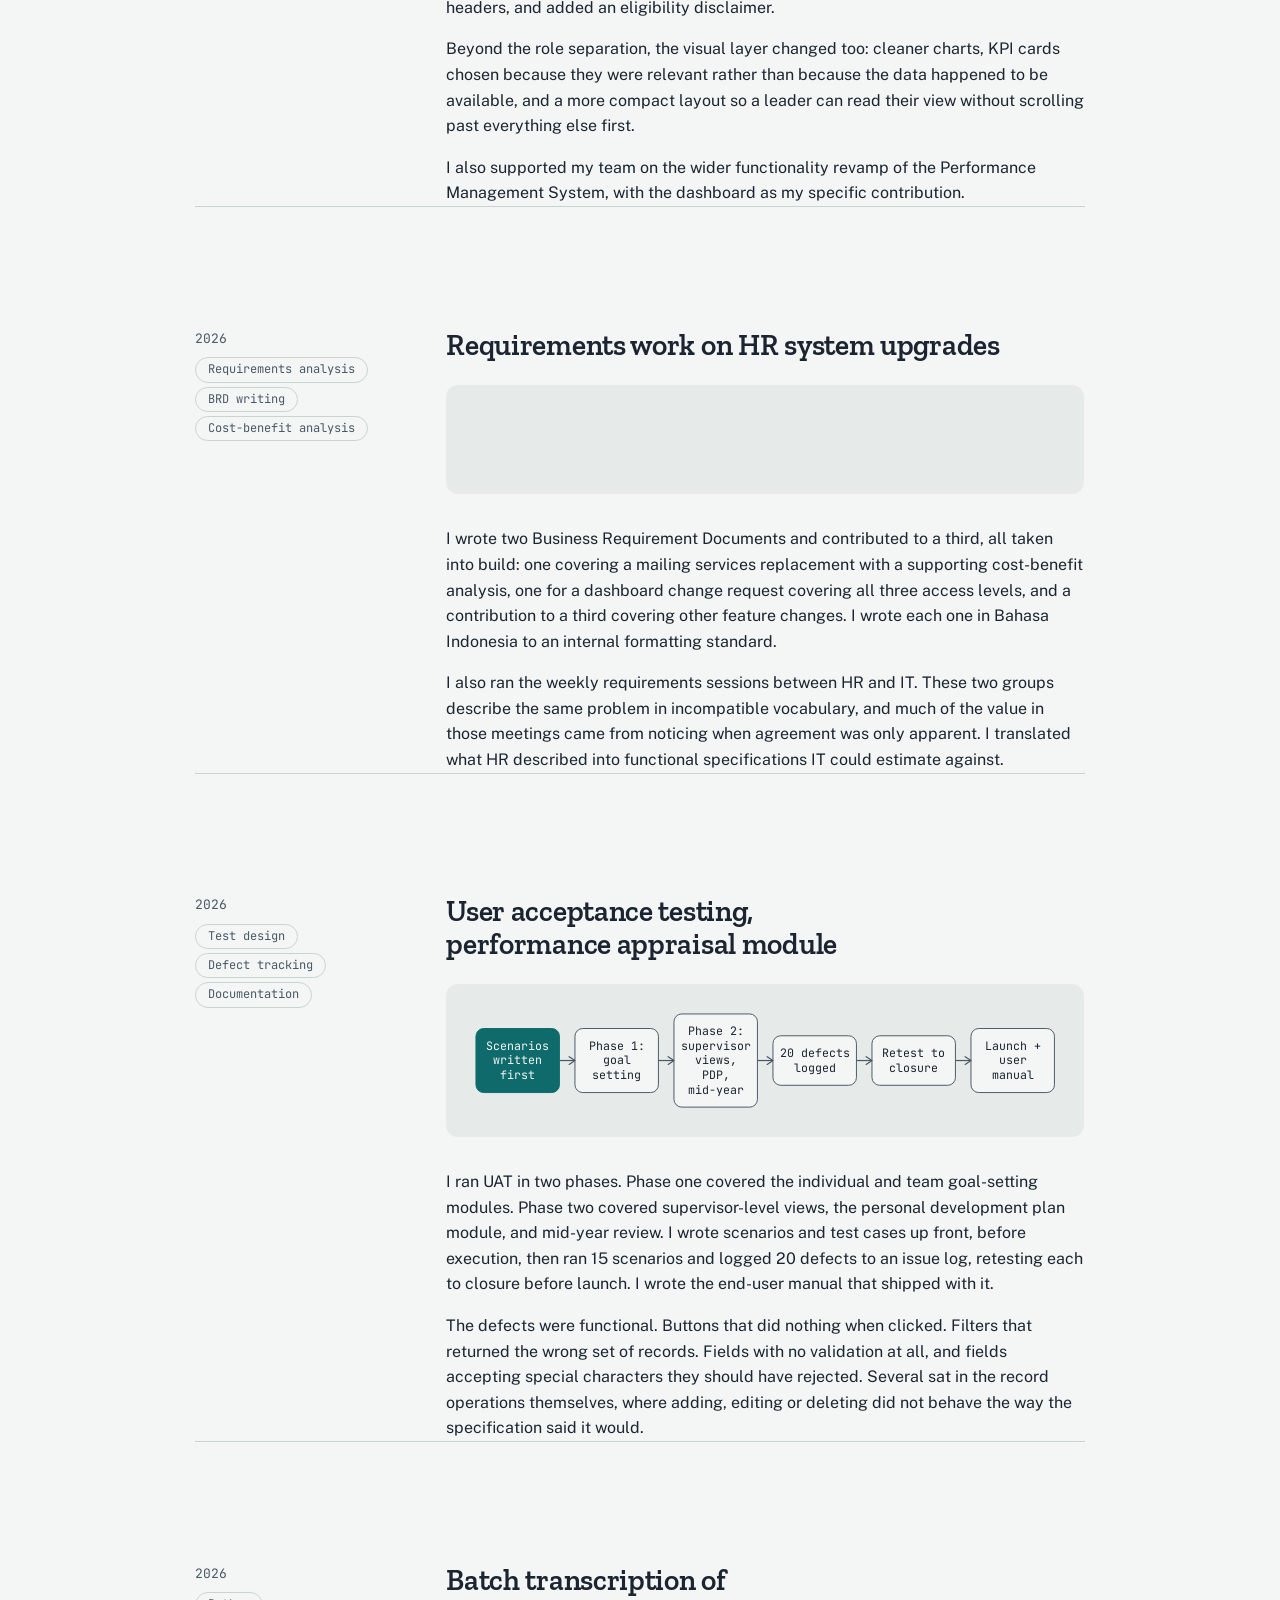
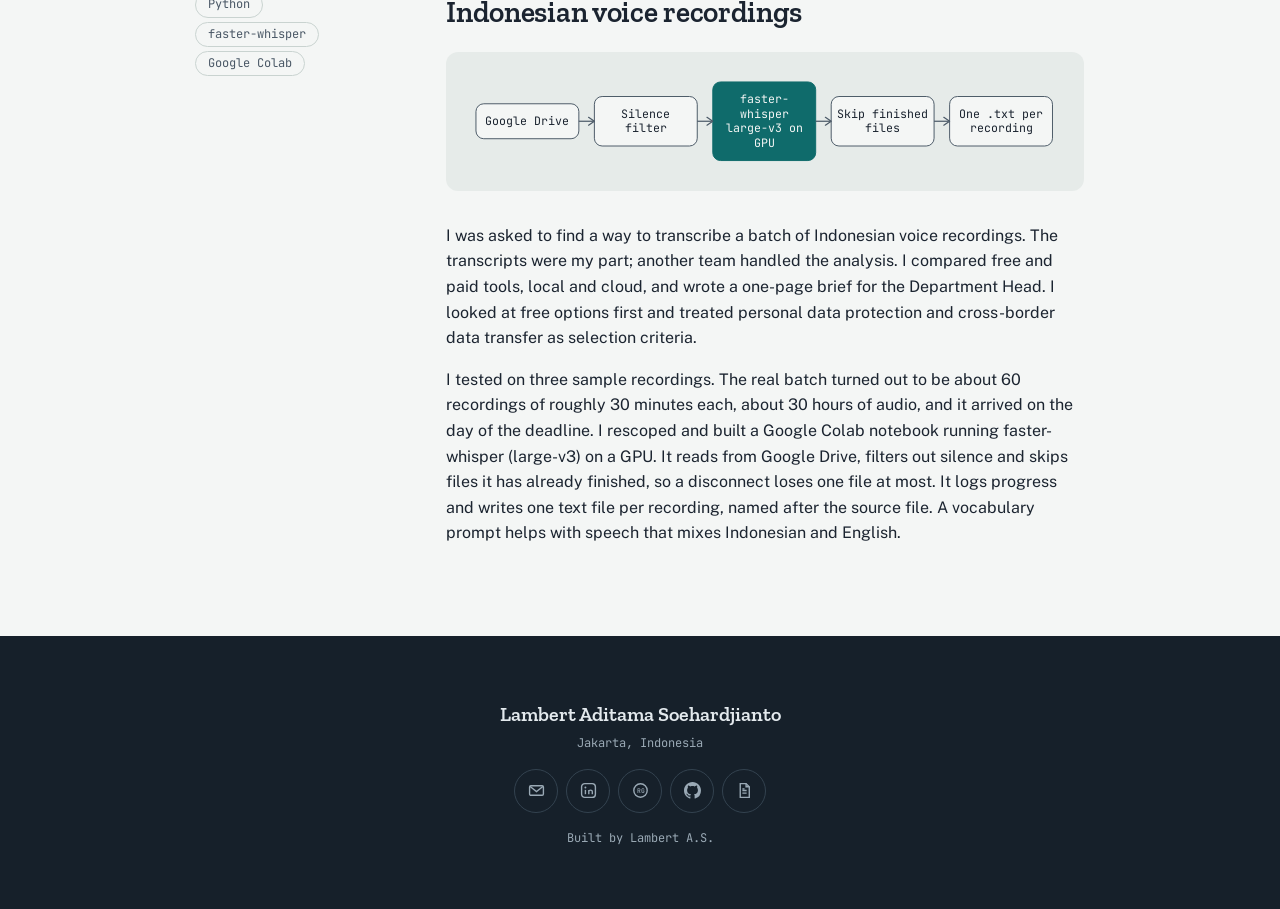
<file: work.html>
<!DOCTYPE html>
<html lang="en">
<head>
<meta charset="UTF-8">
<meta name="viewport" content="width=device-width, initial-scale=1.0">
<title>Work | Lambert Aditama Soehardjianto</title>
<meta name="description" content="Selected work by Lambert Aditama Soehardjianto: analytics pipelines, requirements work, UAT, and BI reporting at PT Lion Super Indo.">
<link rel="icon" type="image/svg+xml" href="favicon.svg">
<meta property="og:title" content="Work | Lambert Aditama Soehardjianto">
<meta property="og:description" content="Selected work by Lambert Aditama Soehardjianto: analytics pipelines, requirements work, UAT, and BI reporting at PT Lion Super Indo.">
<meta property="og:type" content="website">
<meta property="og:url" content="https://lambertas.github.io/work.html">
<meta property="og:site_name" content="Lambert Aditama Soehardjianto">
<meta name="twitter:card" content="summary">
<meta name="twitter:title" content="Work | Lambert Aditama Soehardjianto">
<meta name="twitter:description" content="Selected work by Lambert Aditama Soehardjianto: analytics pipelines, requirements work, UAT, and BI reporting at PT Lion Super Indo.">
<script>
(function () {
  try {
    var stored = localStorage.getItem('theme');
    var theme = stored || (window.matchMedia('(prefers-color-scheme: dark)').matches ? 'dark' : 'light');
    document.documentElement.setAttribute('data-theme', theme);
    document.documentElement.classList.add('js');
  } catch (e) {}
})();
</script>
<link rel="preconnect" href="https://fonts.googleapis.com">
<link rel="preconnect" href="https://fonts.gstatic.com" crossorigin>
<link href="https://fonts.googleapis.com/css2?family=Zilla+Slab:wght@600&family=Public+Sans:wght@400;600&family=JetBrains+Mono:wght@400;500&display=swap" rel="stylesheet">
<link rel="stylesheet" href="css/style.css">
<link rel="expect" href="#site-end" blocking="render">
<script>
// Card to entry: on arrival, land on the entry and name its diagram and title
// so the clicked card morphs into them (the card side is named in js/motion.js).
window.addEventListener('pagereveal', function (evt) {
  if (!evt.viewTransition || !location.hash) return;
  var entry = document.getElementById(location.hash.slice(1));
  if (!entry || !entry.classList.contains('entry')) return;
  entry.scrollIntoView({ block: 'start', behavior: 'instant' });
  var content = entry.querySelector('[data-reveal]');
  if (content) content.classList.add('is-visible');
  var v = entry.querySelector('.diagram, .chart-slot'), t = entry.querySelector('.entry__title');
  if (v) v.style.viewTransitionName = 'entry-visual';
  if (t) t.style.viewTransitionName = 'entry-title';
  var clear = function () {
    if (v) v.style.viewTransitionName = '';
    if (t) t.style.viewTransitionName = '';
  };
  // A cancelled transition rejects; clear the names either way.
  evt.viewTransition.finished.then(clear, clear);
});
</script>
<noscript><style>[data-reveal]{opacity:1;transform:none;}</style></noscript>
</head>
<body>

<a class="skip-link" href="#main">Skip to content</a>

<header class="site-header">
  <div class="site-header__inner">
    <a class="site-mark pill-surface" href="index.html">Lambert A.S.</a>
    <nav class="site-nav pill-surface" aria-label="Primary">
      <ol class="site-nav__list">
        <li><a href="index.html" class="site-nav__link">Home</a></li>
        <li><a href="work.html" class="site-nav__link" aria-current="page">Work</a></li>
        <li><a href="research.html" class="site-nav__link">Research</a></li>
        <li><a href="about.html" class="site-nav__link">About</a></li>
      </ol>
    </nav>
    <button type="button" class="theme-toggle pill-surface" data-theme-toggle aria-pressed="false">
      <span class="theme-toggle__icons">
        <svg class="theme-toggle__icon theme-toggle__icon--sun" viewBox="0 0 16 16" fill="none" stroke="currentColor" stroke-width="1.4" aria-hidden="true">
          <circle cx="8" cy="8" r="3.4"/>
          <path d="M8 0.8v2M8 13.2v2M15.2 8h-2M2.8 8h-2M13.1 2.9l-1.4 1.4M4.3 11.7l-1.4 1.4M13.1 13.1l-1.4-1.4M4.3 4.3L2.9 2.9"/>
        </svg>
        <svg class="theme-toggle__icon theme-toggle__icon--moon" viewBox="0 0 16 16" fill="none" stroke="currentColor" stroke-width="1.4" aria-hidden="true">
          <path d="M13.8 9.7A6 6 0 1 1 6.3 2.2a5 5 0 0 0 7.5 7.5Z"/>
        </svg>
      </span>
      <span>Dark</span>
    </button>
  </div>
</header>

<main id="main">
  <div class="frame frame--work page-head" data-enter>
    <h1 class="page-heading">Selected work</h1>
    <div class="page-head__rule" aria-hidden="true">
      <span class="page-head__rule-dot" style="left:27%"></span>
      <span class="page-head__rule-dot" style="left:52%"></span>
      <span class="page-head__rule-dot" style="left:76%"></span>
    </div>
  </div>

  <div class="frame frame--work">
    <div class="work-layout">
      <nav class="entry-index" aria-label="Work entries">
        <ol class="entry-index__list">
          <li><a class="entry-index__link" href="#pulse-survey-pipeline">Employee pulse survey analytics pipeline</a></li>
          <li><a class="entry-index__link" href="#data-quality-remediation">Data quality remediation</a></li>
          <li><a class="entry-index__link" href="#store-internship-scoring">Store internship scoring tracker and reminders</a></li>
          <li><a class="entry-index__link" href="#sla-dashboard">HR service ticket SLA dashboard</a></li>
          <li><a class="entry-index__link" href="#pms-prototypes">Performance Management System dashboard prototypes</a></li>
          <li><a class="entry-index__link" href="#hr-system-requirements">Requirements work on HR system upgrades</a></li>
          <li><a class="entry-index__link" href="#uat-performance-appraisal">User acceptance testing, performance appraisal module</a></li>
          <li><a class="entry-index__link" href="#batch-transcription">Batch transcription of Indonesian voice recordings</a></li>
        </ol>
      </nav>
    <div class="content-group">
      <div class="rail-grid">

        <article class="entry entry--railed" id="pulse-survey-pipeline">
          <div class="rail">
            <p>2026</p>
            <ul class="rail-tags"><li>Python</li><li>pandas</li><li>python-pptx</li></ul>
          </div>
          <div class="entry__content" data-reveal style="--i:0">
            <h2 class="entry__title">Employee pulse survey analytics pipeline</h2>
            <figure class="diagram" data-diagram role="img" aria-label="Process: Raw export, then Org-unit mapping, then Stratified sampling, then Integrity check, then One report per unit. From Raw export: Open text, then Whole-word themes.">
              <svg class="diagram__svg diagram__svg--wide" viewBox="0 0 600 134" aria-hidden="true"><g class="dg-node" style="--i:0"><rect x="2" y="9.5" width="106" height="36" rx="8"/><text x="55" y="31.5">Raw export</text></g><g class="dg-node dg-node--key" style="--i:1"><rect x="124" y="2" width="106" height="51" rx="8"/><text x="177" y="24">Org-unit</text><text x="177" y="39">mapping</text></g><g class="dg-node" style="--i:2"><rect x="246" y="2" width="106" height="51" rx="8"/><text x="299" y="24">Stratified</text><text x="299" y="39">sampling</text></g><g class="dg-node" style="--i:3"><rect x="368" y="2" width="106" height="51" rx="8"/><text x="421" y="24">Integrity</text><text x="421" y="39">check</text></g><g class="dg-node" style="--i:4"><rect x="490" y="2" width="106" height="51" rx="8"/><text x="543" y="24">One report</text><text x="543" y="39">per unit</text></g><path class="dg-link" pathLength="1" d="M108 27.5H123"/><path class="dg-head" d="M118 23.5L124 27.5L118 31.5"/><path class="dg-link" pathLength="1" d="M230 27.5H245"/><path class="dg-head" d="M240 23.5L246 27.5L240 31.5"/><path class="dg-link" pathLength="1" d="M352 27.5H367"/><path class="dg-head" d="M362 23.5L368 27.5L362 31.5"/><path class="dg-link" pathLength="1" d="M474 27.5H489"/><path class="dg-head" d="M484 23.5L490 27.5L484 31.5"/><g class="dg-node" style="--i:5"><rect x="124" y="88.5" width="106" height="36" rx="8"/><text x="177" y="110.5">Open text</text></g><g class="dg-node" style="--i:6"><rect x="246" y="81" width="106" height="51" rx="8"/><text x="299" y="103">Whole-word</text><text x="299" y="118">themes</text></g><path class="dg-link" pathLength="1" d="M230 106.5H245"/><path class="dg-head" d="M240 102.5L246 106.5L240 110.5"/><path class="dg-link" pathLength="1" d="M55 45.5V106.5H123"/><path class="dg-head" d="M118 102.5L124 106.5L118 110.5"/></svg>
              <svg class="diagram__svg diagram__svg--narrow" viewBox="0 0 300 382" aria-hidden="true"><g class="dg-node" style="--i:0"><rect x="2" y="2" width="296" height="36" rx="8"/><text x="150" y="24">Raw export</text></g><path class="dg-link" pathLength="1" d="M150 38V59"/><path class="dg-head" d="M146 54L150 60L154 54"/><g class="dg-node dg-node--key" style="--i:1"><rect x="2" y="60" width="296" height="36" rx="8"/><text x="150" y="82">Org-unit mapping</text></g><path class="dg-link" pathLength="1" d="M150 96V117"/><path class="dg-head" d="M146 112L150 118L154 112"/><g class="dg-node" style="--i:2"><rect x="2" y="118" width="296" height="36" rx="8"/><text x="150" y="140">Stratified sampling</text></g><path class="dg-link" pathLength="1" d="M150 154V175"/><path class="dg-head" d="M146 170L150 176L154 170"/><g class="dg-node" style="--i:3"><rect x="2" y="176" width="296" height="36" rx="8"/><text x="150" y="198">Integrity check</text></g><path class="dg-link" pathLength="1" d="M150 212V233"/><path class="dg-head" d="M146 228L150 234L154 228"/><g class="dg-node" style="--i:4"><rect x="2" y="234" width="296" height="36" rx="8"/><text x="150" y="256">One report per unit</text></g><g class="dg-node" style="--i:5"><rect x="26" y="286" width="272" height="36" rx="8"/><text x="162" y="308">Open text</text></g><path class="dg-link" pathLength="1" d="M162 322V343"/><path class="dg-head" d="M158 338L162 344L166 338"/><g class="dg-node" style="--i:6"><rect x="26" y="344" width="272" height="36" rx="8"/><text x="162" y="366">Whole-word themes</text></g></svg>
            </figure>
            <div class="prose">
              <p>The annual employee engagement survey runs across the whole organisation. It reaches over 12,000 employees, 11 directorates, and 88 reporting units. This was a pulse measurement ahead of it, roughly 9,000 responses to process, checking whether managers had acted on the previous year's results. The team had assembled that reporting by hand each year, which limited how much they could report and how fast.</p>
              <p>I built the pipeline that replaced it. Raw export goes in, mapped to org units, stratified sampling applied, and a formatted PowerPoint report comes out for each unit.</p>
              <p>The org-unit mapping caused the most trouble. Reporting structures do not match the shape of the data export, and getting responses attributed to the right unit without breaking respondent anonymity took more iteration than the analysis did.</p>
              <p>I tested simple random sampling first, against the previous year's data. It produced unstable favorability on small units, where a handful of respondents meant one or two people could move the percentage by several points. Stratified sampling, tried in response, held up: respondents split into three strata by mean score, slots allocated proportionally with largest-remainder rounding, and a fixed seed for reproducibility.</p>
              <p>Mean-fill imputation could have filled the gaps. I rejected it because it manufactures answers no respondent gave. A script instead verified that every output row existed unmodified in the input, so nothing downstream stood on data that hadn't come from someone answering.</p>
              <p>The open-text responses were in Indonesian, themed with whole-word regular expressions tolerant of Indonesian prefixes and suffixes rather than plain substring matching, which over-counted. Short tokens kept matching inside longer, unrelated words. The corrected pass reached 81.5% thematic coverage, and a manual review on top of it still surfaced two themes the automated pass had missed.</p>            </div>
          </div>
        </article>

        <article class="entry entry--railed" id="data-quality-remediation">
          <div class="rail">
            <p>2026</p>
            <ul class="rail-tags"><li>Python</li><li>Excel</li><li>Power Query</li></ul>
          </div>
          <div class="entry__content" data-reveal style="--i:1">
            <h2 class="entry__title">Data quality remediation</h2>
            <figure class="diagram" data-diagram role="img" aria-label="Process: Rows misaligned, then Trace column order, then Root cause: partial sort, then Prevention procedure.">
              <svg class="diagram__svg diagram__svg--wide" viewBox="0 0 600 55" aria-hidden="true"><g class="dg-node" style="--i:0"><rect x="2" y="9.5" width="137" height="36" rx="8"/><text x="70.5" y="31.5">Rows misaligned</text></g><g class="dg-node" style="--i:1"><rect x="155" y="2" width="137" height="51" rx="8"/><text x="223.5" y="24">Trace column</text><text x="223.5" y="39">order</text></g><g class="dg-node dg-node--key" style="--i:2"><rect x="308" y="2" width="137" height="51" rx="8"/><text x="376.5" y="24">Root cause:</text><text x="376.5" y="39">partial sort</text></g><g class="dg-node" style="--i:3"><rect x="461" y="2" width="137" height="51" rx="8"/><text x="529.5" y="24">Prevention</text><text x="529.5" y="39">procedure</text></g><path class="dg-link" pathLength="1" d="M139 27.5H154"/><path class="dg-head" d="M149 23.5L155 27.5L149 31.5"/><path class="dg-link" pathLength="1" d="M292 27.5H307"/><path class="dg-head" d="M302 23.5L308 27.5L302 31.5"/><path class="dg-link" pathLength="1" d="M445 27.5H460"/><path class="dg-head" d="M455 23.5L461 27.5L455 31.5"/></svg>
              <svg class="diagram__svg diagram__svg--narrow" viewBox="0 0 300 214" aria-hidden="true"><g class="dg-node" style="--i:0"><rect x="2" y="2" width="296" height="36" rx="8"/><text x="150" y="24">Rows misaligned</text></g><path class="dg-link" pathLength="1" d="M150 38V59"/><path class="dg-head" d="M146 54L150 60L154 54"/><g class="dg-node" style="--i:1"><rect x="2" y="60" width="296" height="36" rx="8"/><text x="150" y="82">Trace column order</text></g><path class="dg-link" pathLength="1" d="M150 96V117"/><path class="dg-head" d="M146 112L150 118L154 112"/><g class="dg-node dg-node--key" style="--i:2"><rect x="2" y="118" width="296" height="36" rx="8"/><text x="150" y="140">Root cause: partial sort</text></g><path class="dg-link" pathLength="1" d="M150 154V175"/><path class="dg-head" d="M146 170L150 176L154 170"/><g class="dg-node" style="--i:3"><rect x="2" y="176" width="296" height="36" rx="8"/><text x="150" y="198">Prevention procedure</text></g></svg>
            </figure>
            <div class="prose">
              <p>211 rows in the previous year's survey data didn't line up. Answer columns had come apart from the demographic columns next to them. Someone had sorted the demographic columns in a spreadsheet without extending the selection to the answer columns, so the two halves of every row separated. I wrote a prevention procedure afterwards, and the mistake set the pattern for most of this work. Data looks fine on inspection and only breaks once it's aggregated or joined.</p>
              <p>Four years of service ticket history, 2022 to 2026, needed the same kind of attention before any of it could be trusted. Cleaning covered ghost-column detection and removal, identifying which columns were approval columns, and forward-filling across thousands of empty cells where a blank meant the row was still in the same context as the one above it, not that data was missing.</p>
              <p>A later system upload produced hundreds of duplicated transaction records in the order data. I filtered the query, wrote an anomaly report, and recommended a review of the data input flow that had let the duplicates through in the first place.</p>
              <p>A response-rate drop in one part of the organisation looked at first like a weighting error. The raw data showed something different. Respondents had selected the wrong unit themselves. That changed the fix from a formula correction to form design and input validation.</p>            </div>
          </div>
        </article>

        <article class="entry entry--railed" id="store-internship-scoring">
          <div class="rail">
            <p>2026</p>
            <ul class="rail-tags"><li>Google Sheets</li><li>Apps Script</li><li>Process mapping</li></ul>
          </div>
          <div class="entry__content" data-reveal style="--i:2">
            <h2 class="entry__title">Store internship scoring tracker and reminders</h2>
            <figure class="diagram" data-diagram role="img" aria-label="Process: Google Form + HR system export, then Live Sheets formulas, then Completion rate per store, then Apps Script reminder, then One email per store.">
              <svg class="diagram__svg diagram__svg--wide" viewBox="0 0 600 70" aria-hidden="true"><g class="dg-node" style="--i:0"><rect x="2" y="2" width="106" height="66" rx="8"/><text x="55" y="24">Google Form +</text><text x="55" y="39">HR system</text><text x="55" y="54">export</text></g><g class="dg-node dg-node--key" style="--i:1"><rect x="124" y="9.5" width="106" height="51" rx="8"/><text x="177" y="31.5">Live Sheets</text><text x="177" y="46.5">formulas</text></g><g class="dg-node" style="--i:2"><rect x="246" y="2" width="106" height="66" rx="8"/><text x="299" y="24">Completion</text><text x="299" y="39">rate per</text><text x="299" y="54">store</text></g><g class="dg-node" style="--i:3"><rect x="368" y="9.5" width="106" height="51" rx="8"/><text x="421" y="31.5">Apps Script</text><text x="421" y="46.5">reminder</text></g><g class="dg-node" style="--i:4"><rect x="490" y="9.5" width="106" height="51" rx="8"/><text x="543" y="31.5">One email per</text><text x="543" y="46.5">store</text></g><path class="dg-link" pathLength="1" d="M108 35H123"/><path class="dg-head" d="M118 31L124 35L118 39"/><path class="dg-link" pathLength="1" d="M230 35H245"/><path class="dg-head" d="M240 31L246 35L240 39"/><path class="dg-link" pathLength="1" d="M352 35H367"/><path class="dg-head" d="M362 31L368 35L362 39"/><path class="dg-link" pathLength="1" d="M474 35H489"/><path class="dg-head" d="M484 31L490 35L484 39"/></svg>
              <svg class="diagram__svg diagram__svg--narrow" viewBox="0 0 300 272" aria-hidden="true"><g class="dg-node" style="--i:0"><rect x="2" y="2" width="296" height="36" rx="8"/><text x="150" y="24">Google Form + HR system export</text></g><path class="dg-link" pathLength="1" d="M150 38V59"/><path class="dg-head" d="M146 54L150 60L154 54"/><g class="dg-node dg-node--key" style="--i:1"><rect x="2" y="60" width="296" height="36" rx="8"/><text x="150" y="82">Live Sheets formulas</text></g><path class="dg-link" pathLength="1" d="M150 96V117"/><path class="dg-head" d="M146 112L150 118L154 112"/><g class="dg-node" style="--i:2"><rect x="2" y="118" width="296" height="36" rx="8"/><text x="150" y="140">Completion rate per store</text></g><path class="dg-link" pathLength="1" d="M150 154V175"/><path class="dg-head" d="M146 170L150 176L154 170"/><g class="dg-node" style="--i:3"><rect x="2" y="176" width="296" height="36" rx="8"/><text x="150" y="198">Apps Script reminder</text></g><path class="dg-link" pathLength="1" d="M150 212V233"/><path class="dg-head" d="M146 228L150 234L154 228"/><g class="dg-node" style="--i:4"><rect x="2" y="234" width="296" height="36" rx="8"/><text x="150" y="256">One email per store</text></g></svg>
            </figure>
            <div class="prose">
              <p>A one-year store internship programme scores each intern every quarter. The Store Leader fills in a Google Form, quarters count from that intern's own start date, and a cross-training stage follows the fourth. The talent team merged the form responses with an HR system export in an Excel workbook built on Power Query, then chased Store Leaders by email and WhatsApp when scores were missing. An intern with a missing score gets no certificate and does not officially graduate, even when the gap is the Store Leader's.</p>
              <p>I mapped the process and its problems, then put options to the team. They wanted a small fix inside the Google tools they already used. I moved the workbook to Google Sheets with formulas that recalculate live and extend to new rows on their own, built on ARRAYFORMULA, FILTER, SORT, QUERY and XLOOKUP, with named ranges tied to column headers.</p>
              <p>Moving it exposed four faults in the original workbook. Duplicate form submissions were added together instead of keeping the latest. Scores stored as text dropped out of the totals. The per-store summary undercounted because its formulas stopped at the last row that existed when they were written. A locale setting had swapped day and month on more than 700 start dates, and every quarter counts from that date. I fixed all four and added a completion rate for each store.</p>
              <p>I then wrote a Google Apps Script reminder that sends each store one email with a table of its interns whose scores are missing, the quarters affected and the due dates. It has a preview, a test send and a send log. It blocks a second send on the same day and can resume when the daily email quota runs out partway. Run against the data at testing time, it produced 154 store emails covering 470 interns who needed follow-up. It runs from a company Google Workspace account with two permissions: spreadsheet access and sending email.</p>
            </div>
          </div>
        </article>

        <article class="entry entry--railed" id="sla-dashboard">
          <div class="rail">
            <p>2026</p>
            <ul class="rail-tags"><li>Power BI</li><li>Power Query</li><li>DAX</li></ul>
          </div>
          <div class="entry__content" data-reveal style="--i:3">
            <h2 class="entry__title">HR service ticket SLA dashboard</h2>
            <figure class="diagram" data-diagram role="img" aria-label="Process: Ticket export, then State logic: open / not accepted / closed, then Lookup table: category × sub-category → target, then Power BI measures, then Filters and charts.">
              <svg class="diagram__svg diagram__svg--wide" viewBox="0 0 600 85" aria-hidden="true"><g class="dg-node" style="--i:0"><rect x="2" y="24.5" width="106" height="36" rx="8"/><text x="55" y="46.5">Ticket export</text></g><g class="dg-node" style="--i:1"><rect x="124" y="2" width="106" height="81" rx="8"/><text x="177" y="24">State logic:</text><text x="177" y="39">open / not</text><text x="177" y="54">accepted /</text><text x="177" y="69">closed</text></g><g class="dg-node dg-node--key" style="--i:2"><rect x="246" y="2" width="106" height="81" rx="8"/><text x="299" y="24">Lookup table:</text><text x="299" y="39">category ×</text><text x="299" y="54">sub-category</text><text x="299" y="69">→ target</text></g><g class="dg-node" style="--i:3"><rect x="368" y="17" width="106" height="51" rx="8"/><text x="421" y="39">Power BI</text><text x="421" y="54">measures</text></g><g class="dg-node" style="--i:4"><rect x="490" y="17" width="106" height="51" rx="8"/><text x="543" y="39">Filters and</text><text x="543" y="54">charts</text></g><path class="dg-link" pathLength="1" d="M108 42.5H123"/><path class="dg-head" d="M118 38.5L124 42.5L118 46.5"/><path class="dg-link" pathLength="1" d="M230 42.5H245"/><path class="dg-head" d="M240 38.5L246 42.5L240 46.5"/><path class="dg-link" pathLength="1" d="M352 42.5H367"/><path class="dg-head" d="M362 38.5L368 42.5L362 46.5"/><path class="dg-link" pathLength="1" d="M474 42.5H489"/><path class="dg-head" d="M484 38.5L490 42.5L484 46.5"/></svg>
              <svg class="diagram__svg diagram__svg--narrow" viewBox="0 0 300 302" aria-hidden="true"><g class="dg-node" style="--i:0"><rect x="2" y="2" width="296" height="36" rx="8"/><text x="150" y="24">Ticket export</text></g><path class="dg-link" pathLength="1" d="M150 38V59"/><path class="dg-head" d="M146 54L150 60L154 54"/><g class="dg-node" style="--i:1"><rect x="2" y="60" width="296" height="51" rx="8"/><text x="150" y="82">State logic: open / not accepted /</text><text x="150" y="97">closed</text></g><path class="dg-link" pathLength="1" d="M150 111V132"/><path class="dg-head" d="M146 127L150 133L154 127"/><g class="dg-node dg-node--key" style="--i:2"><rect x="2" y="133" width="296" height="51" rx="8"/><text x="150" y="155">Lookup table: category × sub-category →</text><text x="150" y="170">target</text></g><path class="dg-link" pathLength="1" d="M150 184V205"/><path class="dg-head" d="M146 200L150 206L154 200"/><g class="dg-node" style="--i:3"><rect x="2" y="206" width="296" height="36" rx="8"/><text x="150" y="228">Power BI measures</text></g><path class="dg-link" pathLength="1" d="M150 242V263"/><path class="dg-head" d="M146 258L150 264L154 258"/><g class="dg-node" style="--i:4"><rect x="2" y="264" width="296" height="36" rx="8"/><text x="150" y="286">Filters and charts</text></g></svg>
            </figure>
            <div class="prose">
              <p>The report already existed as an Excel file. It showed one period, it could not be filtered, and updating it meant someone opening the file and editing it again by hand every cycle.</p>
              <p>I rebuilt it in Power BI, covering ticket data from 2022 to 2026. I reshaped the source data, then built the visualisations and interactive filters, choosing each chart type to fit what the measure was rather than applying one format across everything.</p>
              <p>Visualisation wasn't where the real difficulty was. Resolution targets varied by every combination of ticket category and sub-category. A single formula couldn't capture that, so I designed a separate lookup dimension table against the ticket fact table. The measures look up the threshold.</p>
              <p>Cleaning was the hard part, and it came before any of the visual work. Not every ticket in the export was in a finished state. Some were still open and some had not been accepted yet, and those cannot be counted alongside closed tickets without distorting every SLA figure on the page. Getting that state logic right determined whether anything downstream meant what it appeared to mean.</p>
              <p>I presented the finished dashboard to my Department Head and the General Managers and explained how it worked and why I built each chart the way I did.</p>
              <p>Outside the SLA dashboard, I built a workplace accident dashboard covering 2025 through Q1 2026, using a relational model with an incident fact table against time, department, and injury-type dimensions. I also built an AI-usage survey dashboard for HR, then evaluated Looker as a non-Microsoft alternative, building a working relational model and an experimental dashboard in it.</p>            </div>
          </div>
        </article>

        <article class="entry entry--railed" id="pms-prototypes">
          <div class="rail">
            <p>2026</p>
            <ul class="rail-tags"><li>Figma</li><li>Wireframing</li><li>Prototyping</li></ul>
          </div>
          <div class="entry__content" data-reveal style="--i:4">
            <h2 class="entry__title">Performance Management System dashboard prototypes</h2>
            <figure class="diagram" data-diagram role="img" aria-label="Process: One system, then Associate, People Leader, Admin (deadline countdown).">
              <svg class="diagram__svg diagram__svg--wide" viewBox="0 0 600 147" aria-hidden="true"><g class="dg-node dg-node--key" style="--i:0"><rect x="2" y="55.5" width="290" height="36" rx="8"/><text x="147" y="77.5">One system</text></g><g class="dg-node" style="--i:1"><rect x="308" y="2" width="290" height="36" rx="8"/><text x="453" y="24">Associate</text></g><g class="dg-node" style="--i:2"><rect x="308" y="48" width="290" height="36" rx="8"/><text x="453" y="70">People Leader</text></g><g class="dg-node" style="--i:3"><rect x="308" y="94" width="290" height="51" rx="8"/><text x="453" y="116">Admin</text><text class="dg-sub" x="453" y="131">deadline countdown</text></g><path class="dg-link" pathLength="1" d="M292 73.5H300V20H307"/><path class="dg-head" d="M302 16L308 20L302 24"/><path class="dg-link" pathLength="1" d="M292 73.5H300V66H307"/><path class="dg-head" d="M302 62L308 66L302 70"/><path class="dg-link" pathLength="1" d="M292 73.5H300V119.5H307"/><path class="dg-head" d="M302 115.5L308 119.5L302 123.5"/></svg>
              <svg class="diagram__svg diagram__svg--narrow" viewBox="0 0 300 193" aria-hidden="true"><g class="dg-node dg-node--key" style="--i:0"><rect x="2" y="2" width="296" height="36" rx="8"/><text x="150" y="24">One system</text></g><path class="dg-link" pathLength="1" d="M18 38V78H25"/><path class="dg-head" d="M20 74L26 78L20 82"/><g class="dg-node" style="--i:1"><rect x="26" y="60" width="272" height="36" rx="8"/><text x="162" y="82">Associate</text></g><path class="dg-link" pathLength="1" d="M18 38V124H25"/><path class="dg-head" d="M20 120L26 124L20 128"/><g class="dg-node" style="--i:2"><rect x="26" y="106" width="272" height="36" rx="8"/><text x="162" y="128">People Leader</text></g><path class="dg-link" pathLength="1" d="M18 38V177.5H25"/><path class="dg-head" d="M20 173.5L26 177.5L20 181.5"/><g class="dg-node" style="--i:3"><rect x="26" y="152" width="272" height="51" rx="8"/><text x="162" y="174">Admin</text><text class="dg-sub" x="162" y="189">deadline countdown</text></g></svg>
            </figure>
            <div class="prose">
              <p>I prototyped the dashboard for the Performance Management System revamp across three access levels: Associate, People Leader, and the Admin panel. Each role sees a different slice of the system, so each needed its own layout rather than one screen with sections hidden depending on who is looking.</p>
              <p>The original design showed identical elements to every role, which cross-divisional review flagged as both confusing for operational staff and exposing administrative information to people who didn't need it. I restructured it into role-separated views. Restricting the deadline countdown to Admin was an access-rights decision on least-privilege grounds, not a visual one. I also removed a redundant overview, standardised headers, and added an eligibility disclaimer.</p>
              <p>Beyond the role separation, the visual layer changed too: cleaner charts, KPI cards chosen because they were relevant rather than because the data happened to be available, and a more compact layout so a leader can read their view without scrolling past everything else first.</p>
              <p>I also supported my team on the wider functionality revamp of the Performance Management System, with the dashboard as my specific contribution.</p>            </div>
          </div>
        </article>

        <article class="entry entry--railed" id="hr-system-requirements">
          <div class="rail">
            <p>2026</p>
            <ul class="rail-tags"><li>Requirements analysis</li><li>BRD writing</li><li>Cost-benefit analysis</li></ul>
          </div>
          <div class="entry__content" data-reveal style="--i:5">
            <h2 class="entry__title">Requirements work on HR system upgrades</h2>
            <figure class="diagram" data-diagram role="img" aria-label="Process: HR need, then Weekly HR-IT sessions, then BRD in Bahasa Indonesia, then Approved, then Build.">
              <svg class="diagram__svg diagram__svg--wide" viewBox="0 0 600 55" aria-hidden="true"><g class="dg-node" style="--i:0"><rect x="2" y="9.5" width="106" height="36" rx="8"/><text x="55" y="31.5">HR need</text></g><g class="dg-node dg-node--key" style="--i:1"><rect x="124" y="2" width="106" height="51" rx="8"/><text x="177" y="24">Weekly HR-IT</text><text x="177" y="39">sessions</text></g><g class="dg-node" style="--i:2"><rect x="246" y="2" width="106" height="51" rx="8"/><text x="299" y="24">BRD in Bahasa</text><text x="299" y="39">Indonesia</text></g><g class="dg-node" style="--i:3"><rect x="368" y="9.5" width="106" height="36" rx="8"/><text x="421" y="31.5">Approved</text></g><g class="dg-node" style="--i:4"><rect x="490" y="9.5" width="106" height="36" rx="8"/><text x="543" y="31.5">Build</text></g><path class="dg-link" pathLength="1" d="M108 27.5H123"/><path class="dg-head" d="M118 23.5L124 27.5L118 31.5"/><path class="dg-link" pathLength="1" d="M230 27.5H245"/><path class="dg-head" d="M240 23.5L246 27.5L240 31.5"/><path class="dg-link" pathLength="1" d="M352 27.5H367"/><path class="dg-head" d="M362 23.5L368 27.5L362 31.5"/><path class="dg-link" pathLength="1" d="M474 27.5H489"/><path class="dg-head" d="M484 23.5L490 27.5L484 31.5"/></svg>
              <svg class="diagram__svg diagram__svg--narrow" viewBox="0 0 300 272" aria-hidden="true"><g class="dg-node" style="--i:0"><rect x="2" y="2" width="296" height="36" rx="8"/><text x="150" y="24">HR need</text></g><path class="dg-link" pathLength="1" d="M150 38V59"/><path class="dg-head" d="M146 54L150 60L154 54"/><g class="dg-node dg-node--key" style="--i:1"><rect x="2" y="60" width="296" height="36" rx="8"/><text x="150" y="82">Weekly HR-IT sessions</text></g><path class="dg-link" pathLength="1" d="M150 96V117"/><path class="dg-head" d="M146 112L150 118L154 112"/><g class="dg-node" style="--i:2"><rect x="2" y="118" width="296" height="36" rx="8"/><text x="150" y="140">BRD in Bahasa Indonesia</text></g><path class="dg-link" pathLength="1" d="M150 154V175"/><path class="dg-head" d="M146 170L150 176L154 170"/><g class="dg-node" style="--i:3"><rect x="2" y="176" width="296" height="36" rx="8"/><text x="150" y="198">Approved</text></g><path class="dg-link" pathLength="1" d="M150 212V233"/><path class="dg-head" d="M146 228L150 234L154 228"/><g class="dg-node" style="--i:4"><rect x="2" y="234" width="296" height="36" rx="8"/><text x="150" y="256">Build</text></g></svg>
            </figure>
            <div class="prose">
              <p>I wrote two Business Requirement Documents and contributed to a third, all taken into build: one covering a mailing services replacement with a supporting cost-benefit analysis, one for a dashboard change request covering all three access levels, and a contribution to a third covering other feature changes. I wrote each one in Bahasa Indonesia to an internal formatting standard.</p>
              <p>I also ran the weekly requirements sessions between HR and IT. These two groups describe the same problem in incompatible vocabulary, and much of the value in those meetings came from noticing when agreement was only apparent. I translated what HR described into functional specifications IT could estimate against.</p>            </div>
          </div>
        </article>

        <article class="entry entry--railed" id="uat-performance-appraisal">
          <div class="rail">
            <p>2026</p>
            <ul class="rail-tags"><li>Test design</li><li>Defect tracking</li><li>Documentation</li></ul>
          </div>
          <div class="entry__content" data-reveal style="--i:6">
            <h2 class="entry__title">User acceptance testing, performance appraisal module</h2>
            <figure class="diagram" data-diagram role="img" aria-label="Process: Scenarios written first, then Phase 1: goal setting, then Phase 2: supervisor views, PDP, mid-year, then 20 defects logged, then Retest to closure, then Launch + user manual.">
              <svg class="diagram__svg diagram__svg--wide" viewBox="0 0 600 100" aria-hidden="true"><g class="dg-node dg-node--key" style="--i:0"><rect x="2" y="17" width="86" height="66" rx="8"/><text x="45" y="39">Scenarios</text><text x="45" y="54">written</text><text x="45" y="69">first</text></g><g class="dg-node" style="--i:1"><rect x="104" y="17" width="86" height="66" rx="8"/><text x="147" y="39">Phase 1:</text><text x="147" y="54">goal</text><text x="147" y="69">setting</text></g><g class="dg-node" style="--i:2"><rect x="206" y="2" width="86" height="96" rx="8"/><text x="249" y="24">Phase 2:</text><text x="249" y="39">supervisor</text><text x="249" y="54">views,</text><text x="249" y="69">PDP,</text><text x="249" y="84">mid-year</text></g><g class="dg-node" style="--i:3"><rect x="308" y="24.5" width="86" height="51" rx="8"/><text x="351" y="46.5">20 defects</text><text x="351" y="61.5">logged</text></g><g class="dg-node" style="--i:4"><rect x="410" y="24.5" width="86" height="51" rx="8"/><text x="453" y="46.5">Retest to</text><text x="453" y="61.5">closure</text></g><g class="dg-node" style="--i:5"><rect x="512" y="17" width="86" height="66" rx="8"/><text x="555" y="39">Launch +</text><text x="555" y="54">user</text><text x="555" y="69">manual</text></g><path class="dg-link" pathLength="1" d="M88 50H103"/><path class="dg-head" d="M98 46L104 50L98 54"/><path class="dg-link" pathLength="1" d="M190 50H205"/><path class="dg-head" d="M200 46L206 50L200 54"/><path class="dg-link" pathLength="1" d="M292 50H307"/><path class="dg-head" d="M302 46L308 50L302 54"/><path class="dg-link" pathLength="1" d="M394 50H409"/><path class="dg-head" d="M404 46L410 50L404 54"/><path class="dg-link" pathLength="1" d="M496 50H511"/><path class="dg-head" d="M506 46L512 50L506 54"/></svg>
              <svg class="diagram__svg diagram__svg--narrow" viewBox="0 0 300 345" aria-hidden="true"><g class="dg-node dg-node--key" style="--i:0"><rect x="2" y="2" width="296" height="36" rx="8"/><text x="150" y="24">Scenarios written first</text></g><path class="dg-link" pathLength="1" d="M150 38V59"/><path class="dg-head" d="M146 54L150 60L154 54"/><g class="dg-node" style="--i:1"><rect x="2" y="60" width="296" height="36" rx="8"/><text x="150" y="82">Phase 1: goal setting</text></g><path class="dg-link" pathLength="1" d="M150 96V117"/><path class="dg-head" d="M146 112L150 118L154 112"/><g class="dg-node" style="--i:2"><rect x="2" y="118" width="296" height="51" rx="8"/><text x="150" y="140">Phase 2: supervisor views, PDP,</text><text x="150" y="155">mid-year</text></g><path class="dg-link" pathLength="1" d="M150 169V190"/><path class="dg-head" d="M146 185L150 191L154 185"/><g class="dg-node" style="--i:3"><rect x="2" y="191" width="296" height="36" rx="8"/><text x="150" y="213">20 defects logged</text></g><path class="dg-link" pathLength="1" d="M150 227V248"/><path class="dg-head" d="M146 243L150 249L154 243"/><g class="dg-node" style="--i:4"><rect x="2" y="249" width="296" height="36" rx="8"/><text x="150" y="271">Retest to closure</text></g><path class="dg-link" pathLength="1" d="M150 285V306"/><path class="dg-head" d="M146 301L150 307L154 301"/><g class="dg-node" style="--i:5"><rect x="2" y="307" width="296" height="36" rx="8"/><text x="150" y="329">Launch + user manual</text></g></svg>
            </figure>
            <div class="prose">
              <p>I ran UAT in two phases. Phase one covered the individual and team goal-setting modules. Phase two covered supervisor-level views, the personal development plan module, and mid-year review. I wrote scenarios and test cases up front, before execution, then ran 15 scenarios and logged 20 defects to an issue log, retesting each to closure before launch. I wrote the end-user manual that shipped with it.</p>
              <p>The defects were functional. Buttons that did nothing when clicked. Filters that returned the wrong set of records. Fields with no validation at all, and fields accepting special characters they should have rejected. Several sat in the record operations themselves, where adding, editing or deleting did not behave the way the specification said it would.</p>            </div>
          </div>
        </article>

        <article class="entry entry--railed" id="batch-transcription">
          <div class="rail">
            <p>2026</p>
            <ul class="rail-tags"><li>Python</li><li>faster-whisper</li><li>Google Colab</li></ul>
          </div>
          <div class="entry__content" data-reveal style="--i:7">
            <h2 class="entry__title">Batch transcription of Indonesian voice recordings</h2>
            <figure class="diagram" data-diagram role="img" aria-label="Process: Google Drive, then Silence filter, then faster-whisper large-v3 on GPU, then Skip finished files, then One .txt per recording.">
              <svg class="diagram__svg diagram__svg--wide" viewBox="0 0 600 85" aria-hidden="true"><g class="dg-node" style="--i:0"><rect x="2" y="24.5" width="106" height="36" rx="8"/><text x="55" y="46.5">Google Drive</text></g><g class="dg-node" style="--i:1"><rect x="124" y="17" width="106" height="51" rx="8"/><text x="177" y="39">Silence</text><text x="177" y="54">filter</text></g><g class="dg-node dg-node--key" style="--i:2"><rect x="246" y="2" width="106" height="81" rx="8"/><text x="299" y="24">faster-</text><text x="299" y="39">whisper</text><text x="299" y="54">large-v3 on</text><text x="299" y="69">GPU</text></g><g class="dg-node" style="--i:3"><rect x="368" y="17" width="106" height="51" rx="8"/><text x="421" y="39">Skip finished</text><text x="421" y="54">files</text></g><g class="dg-node" style="--i:4"><rect x="490" y="17" width="106" height="51" rx="8"/><text x="543" y="39">One .txt per</text><text x="543" y="54">recording</text></g><path class="dg-link" pathLength="1" d="M108 42.5H123"/><path class="dg-head" d="M118 38.5L124 42.5L118 46.5"/><path class="dg-link" pathLength="1" d="M230 42.5H245"/><path class="dg-head" d="M240 38.5L246 42.5L240 46.5"/><path class="dg-link" pathLength="1" d="M352 42.5H367"/><path class="dg-head" d="M362 38.5L368 42.5L362 46.5"/><path class="dg-link" pathLength="1" d="M474 42.5H489"/><path class="dg-head" d="M484 38.5L490 42.5L484 46.5"/></svg>
              <svg class="diagram__svg diagram__svg--narrow" viewBox="0 0 300 272" aria-hidden="true"><g class="dg-node" style="--i:0"><rect x="2" y="2" width="296" height="36" rx="8"/><text x="150" y="24">Google Drive</text></g><path class="dg-link" pathLength="1" d="M150 38V59"/><path class="dg-head" d="M146 54L150 60L154 54"/><g class="dg-node" style="--i:1"><rect x="2" y="60" width="296" height="36" rx="8"/><text x="150" y="82">Silence filter</text></g><path class="dg-link" pathLength="1" d="M150 96V117"/><path class="dg-head" d="M146 112L150 118L154 112"/><g class="dg-node dg-node--key" style="--i:2"><rect x="2" y="118" width="296" height="36" rx="8"/><text x="150" y="140">faster-whisper large-v3 on GPU</text></g><path class="dg-link" pathLength="1" d="M150 154V175"/><path class="dg-head" d="M146 170L150 176L154 170"/><g class="dg-node" style="--i:3"><rect x="2" y="176" width="296" height="36" rx="8"/><text x="150" y="198">Skip finished files</text></g><path class="dg-link" pathLength="1" d="M150 212V233"/><path class="dg-head" d="M146 228L150 234L154 228"/><g class="dg-node" style="--i:4"><rect x="2" y="234" width="296" height="36" rx="8"/><text x="150" y="256">One .txt per recording</text></g></svg>
            </figure>
            <div class="prose">
              <p>I was asked to find a way to transcribe a batch of Indonesian voice recordings. The transcripts were my part; another team handled the analysis. I compared free and paid tools, local and cloud, and wrote a one-page brief for the Department Head. I looked at free options first and treated personal data protection and cross-border data transfer as selection criteria.</p>
              <p>I tested on three sample recordings. The real batch turned out to be about 60 recordings of roughly 30 minutes each, about 30 hours of audio, and it arrived on the day of the deadline. I rescoped and built a Google Colab notebook running faster-whisper (large-v3) on a GPU. It reads from Google Drive, filters out silence and skips files it has already finished, so a disconnect loses one file at most. It logs progress and writes one text file per recording, named after the source file. A vocabulary prompt helps with speech that mixes Indonesian and English.</p>
            </div>
          </div>
        </article>

      </div>
    </div>
  </div>
  </div>
</main>

<footer class="site-footer band" id="site-end">
  <div class="site-footer__frame">
    <div class="site-footer__inner">
      <div>
        <p class="site-footer__mark">Lambert Aditama Soehardjianto</p>
        <p class="site-footer__note">Jakarta, Indonesia</p>
      </div>
      <ul class="site-footer__links">
        <li><a class="contact-icon-link" href="mailto:lambertaditama@gmail.com" aria-label="Email lambertaditama@gmail.com">
          <svg class="contact-icon" viewBox="0 0 16 16" fill="none" stroke="currentColor" stroke-width="1.3" aria-hidden="true"><rect x="1.5" y="3.5" width="13" height="9" rx="1.2"/><path d="M2 4.2l6 4.8 6-4.8"/></svg>
        </a></li>
        <li><a class="contact-icon-link" href="https://linkedin.com/in/lambert-aditama-soehardjianto" target="_blank" rel="noopener" aria-label="LinkedIn: linkedin.com/in/lambert-aditama-soehardjianto">
          <svg class="contact-icon" viewBox="0 0 16 16" fill="none" stroke="currentColor" stroke-width="1.3" aria-hidden="true"><rect x="1.5" y="1.5" width="13" height="13" rx="3"/><circle cx="5.1" cy="5.1" r="0.9" fill="currentColor" stroke="none"/><path d="M5.1 7.4v4.1"/><path d="M8.3 11.5V7.6M8.3 9.2c0-1 .8-1.6 1.7-1.6s1.6.6 1.6 1.6v2.3"/></svg>
        </a></li>
        <li><a class="contact-icon-link" href="https://researchgate.net/profile/Lambert-Aditama-Soehardjianto" target="_blank" rel="noopener" aria-label="ResearchGate: researchgate.net/profile/Lambert-Aditama-Soehardjianto">
          <svg class="contact-icon" viewBox="0 0 16 16" fill="none" stroke="currentColor" stroke-width="1.3" aria-hidden="true"><circle cx="8" cy="8" r="6.3"/><text x="8" y="10.4" text-anchor="middle">RG</text></svg>
        </a></li>
        <li><a class="contact-icon-link" href="https://github.com/LambertAS" target="_blank" rel="noopener" aria-label="GitHub: github.com/LambertAS">
          <svg class="contact-icon" viewBox="0 0 16 16" fill="currentColor" stroke="none" aria-hidden="true"><path d="M8 0C3.58 0 0 3.58 0 8c0 3.54 2.29 6.53 5.47 7.59.4.07.55-.17.55-.38 0-.19-.01-.82-.01-1.49-2.01.37-2.53-.49-2.69-.94-.09-.23-.48-.94-.82-1.13-.28-.15-.68-.52-.01-.53.63-.01 1.08.58 1.23.82.72 1.21 1.87.87 2.33.66.07-.52.28-.87.51-1.07-1.78-.2-3.64-.89-3.64-3.95 0-.87.31-1.59.82-2.15-.08-.2-.36-1.02.08-2.12 0 0 .67-.21 2.2.82.64-.18 1.32-.27 2-.27.68 0 1.36.09 2 .27 1.53-1.04 2.2-.82 2.2-.82.44 1.1.16 1.92.08 2.12.51.56.82 1.27.82 2.15 0 3.07-1.87 3.75-3.65 3.95.29.25.54.73.54 1.48 0 1.07-.01 1.93-.01 2.2 0 .21.15.46.55.38A8.013 8.013 0 0016 8c0-4.42-3.58-8-8-8z"/></svg>
        </a></li>
        <li><a class="contact-icon-link" href="/Lambert_Aditama_Soehardjianto_CV.pdf" download aria-label="Download CV (PDF)">
          <svg class="contact-icon" viewBox="0 0 16 16" fill="none" stroke="currentColor" stroke-width="1.3" aria-hidden="true"><path d="M4 1.5h5.5L12.5 4.5V14.5H4V1.5Z"/><path d="M9.5 1.5V4.5H12.5"/><path d="M6 8h4M6 10.5h4M6 6.5h2"/></svg>
        </a></li>
      </ul>
      <p class="site-footer__credit">Built by Lambert A.S.</p>
    </div>
  </div>
</footer>

<script src="js/theme.js"></script>
<script src="js/motion.js"></script>
</body>
</html>
</file>
<file: css/style.css>
/* ==========================================================================
   Tokens
   ========================================================================== */
:root {
  --font-display: 'Zilla Slab', ui-serif, Georgia, serif;
  --font-sans: 'Public Sans', -apple-system, 'Segoe UI', system-ui, sans-serif;
  --font-mono: 'JetBrains Mono', ui-monospace, 'Cascadia Mono', Consolas, monospace;

  --space-1: 4px;
  --space-2: 8px;
  --space-3: 12px;
  --space-4: 16px;
  --space-5: 24px;
  --space-6: 32px;
  --space-7: clamp(32px, 26px + 1.5vw, 48px);
  --space-8: clamp(40px, 32px + 2.25vw, 64px);
  --space-9: clamp(56px, 42px + 3.75vw, 96px);
  --space-10: clamp(72px, 52px + 5.25vw, 128px);

  --measure: 68ch;
  --site-max: 1240px;
  --content-max: 760px;
  --rail-width: 190px;
  --frame-max: calc(var(--rail-width) + var(--space-8) + var(--content-max));
  --gutter: var(--space-4);
  /* Real value is measured by js/motion.js; this is the no-JS fallback. */
  --header-height: 0px;

  --duration-instant: 120ms;
  --duration-fast: 180ms;
  --duration-base: 220ms;
  --duration-reveal: 560ms;
  --ease: cubic-bezier(0.16, 1, 0.3, 1);
  --ease-out: cubic-bezier(0.23, 1, 0.32, 1);
  --press-scale: 0.97;
  /* One hover system: every hover and focus-visible state shares this timing. */
  --hover-duration: 220ms;
  --hover-stagger: 40ms;

  --radius-pill: 999px;
  --radius-panel: 8px;
  --radius-card: 19px; /* panel radius + card padding (10px) + border (1px) */
  --radius-photo: 16px;
  --image-outline: oklch(0 0 0 / 0.1);

  /* Graph paper, light: Paper, Grid, Rule, Ink, Slate, Teal; Rust marks the outlier */
  --color-bg: #F4F6F5;
  --color-surface: #E6EBE9;
  --color-border: #C9D3D0;
  --color-text: #1B2430;
  --color-text-muted: #4A5866;
  --color-accent: #0F6B6B;
  --color-outlier: #0F6B6B;
  --shadow-tint: oklch(0.25 0.03 240 / 0.3);

  /* Bands: Night Slate sections that alternate with Paper */
  --band-bg: #16202A;
  --band-surface: #1F2B36;
  --band-border: #33424F;
  --band-text: #E3E9ED;
  --band-muted: #9AA9B5;
  --band-accent: #4DB6AC;
  --band-outlier: #4DB6AC;
  --band-rule: transparent;
}

:root[data-theme="dark"] {
  /* Graph paper, dark: Night, Slate, Rule, Mist, Steel, Teal; Ember marks the outlier.
     Bands are one step up, not an inversion, so dark mode never flashes a pale band. */
  --color-bg: #10161B;
  --color-surface: #18212A;
  --color-border: #2B3946;
  --color-text: #E3E9ED;
  --color-text-muted: #9AA9B5;
  --color-accent: #4DB6AC;
  --color-outlier: #4DB6AC;
  --shadow-tint: oklch(0 0 0 / 0.5);
  --image-outline: oklch(1 0 0 / 0.1);
  --band-bg: #1C2631;
  --band-surface: #25313D;
  --band-border: #3A4958;
  --band-rule: #4DB6AC;
}

@media (prefers-color-scheme: dark) {
  :root:not([data-theme="light"]) {
    --color-bg: #10161B;
    --color-surface: #18212A;
    --color-border: #2B3946;
    --color-text: #E3E9ED;
    --color-text-muted: #9AA9B5;
    --color-accent: #4DB6AC;
    --color-outlier: #4DB6AC;
    --shadow-tint: oklch(0 0 0 / 0.5);
    --image-outline: oklch(1 0 0 / 0.1);
    --band-bg: #1C2631;
    --band-surface: #25313D;
    --band-border: #3A4958;
    --band-rule: #4DB6AC;
  }
}

/* Cross-document view transitions (progressive enhancement) */
@view-transition {
  navigation: auto;
}
::view-transition-group(root) { animation-duration: var(--duration-fast); }
::view-transition-group(masthead) { animation-duration: var(--duration-base); }
/* The active nav pill glides from the old page's item to the new one. */
::view-transition-group(nav-active) {
  animation-duration: var(--duration-base);
  animation-timing-function: var(--ease);
}
::view-transition-new(root) {
  animation: view-in var(--duration-fast) var(--ease);
}
/* Card to entry: the clicked card's diagram panel and title grow into the
   entry's diagram and heading (names are set only for that one pair). */
::view-transition-group(entry-visual),
::view-transition-group(entry-title) {
  animation-duration: 380ms;
  animation-timing-function: var(--ease);
}
::view-transition-old(entry-visual),
::view-transition-new(entry-visual) {
  height: 100%;
  object-fit: cover;
}
@keyframes view-in {
  from { opacity: 0; transform: scale(0.98); }
  to { opacity: 1; transform: scale(1); }
}

/* Theme-toggle circular reveal (same-document, script-triggered; see js/theme.js). */
html.theme-transition::view-transition-old(root) {
  animation: none;
}
html.theme-transition::view-transition-new(root) {
  animation: theme-reveal var(--duration-reveal) var(--ease);
}
@keyframes theme-reveal {
  from { clip-path: circle(0% at var(--reveal-x, 50%) var(--reveal-y, 50%)); }
  to { clip-path: circle(150% at var(--reveal-x, 50%) var(--reveal-y, 50%)); }
}
/* Fallback theme switch (no View Transitions, or reduced motion): swap in one
   frame instead of letting every color transition fire at once. */
html.theme-instant *,
html.theme-instant *::before,
html.theme-instant *::after {
  transition: none !important;
}

/* ==========================================================================
   Reset
   ========================================================================== */
*, *::before, *::after { box-sizing: border-box; }
html {
  -webkit-text-size-adjust: 100%;
  -webkit-font-smoothing: antialiased;
  -moz-osx-font-smoothing: grayscale;
  scrollbar-color: var(--color-border) var(--color-bg);
  scroll-padding-top: calc(var(--header-height) + var(--space-4));
}
body {
  margin: 0;
  background: var(--color-bg);
  color: var(--color-text);
  font-family: var(--font-sans);
  font-size: 1rem;
  line-height: 1.6;
  transition: background-color var(--duration-base) var(--ease), color var(--duration-base) var(--ease);
}
@media (prefers-reduced-motion: no-preference) {
  html { scroll-behavior: smooth; }
}
/* A faint graph-paper grid fixed behind every page, so all sections read as
   one sheet. Bands and cards are opaque and sit over it. */
body::before {
  content: "";
  position: fixed;
  inset: 0;
  z-index: -1;
  pointer-events: none;
  --grid-line: color-mix(in oklab, var(--color-border) 30%, transparent);
  --grid-major: color-mix(in oklab, var(--color-border) 55%, transparent);
  background-image:
    linear-gradient(var(--grid-major) 1px, transparent 1px),
    linear-gradient(90deg, var(--grid-major) 1px, transparent 1px),
    linear-gradient(var(--grid-line) 1px, transparent 1px),
    linear-gradient(90deg, var(--grid-line) 1px, transparent 1px);
  background-size: 120px 120px, 120px 120px, 24px 24px, 24px 24px;
  background-position: -1px -1px;
  -webkit-mask-image: radial-gradient(ellipse 120% 90% at 50% 30%, #000 40%, transparent 100%);
  mask-image: radial-gradient(ellipse 120% 90% at 50% 30%, #000 40%, transparent 100%);
}
img { max-width: 100%; }
ul, ol { list-style: none; margin: 0; padding: 0; }
dl { margin: 0; }
figure { margin: 0; }
h1, h2, h3, h4 {
  font-family: var(--font-display);
  font-weight: 600;
  line-height: 1.1;
  margin: 0;
  text-wrap: balance;
}
p { margin: 0; }
a {
  color: inherit;
  text-decoration: none;
}
button {
  font: inherit;
  color: inherit;
  background: none;
  border: none;
  cursor: pointer;
}
svg { display: block; }

::selection {
  background: var(--color-accent);
  color: var(--color-bg);
}

a:focus-visible, button:focus-visible {
  outline: 2px solid var(--color-accent);
  outline-offset: 3px;
}

.arrow-icon {
  width: 18px;
  height: 12px;
  flex-shrink: 0;
  color: var(--color-text-muted);
  transition: transform var(--duration-instant) var(--ease-out);
}

/* Underline-draw link style, used for in-copy links */
.ink-link {
  background-image: linear-gradient(var(--color-accent), var(--color-accent));
  background-repeat: no-repeat;
  background-position: 0 100%;
  background-size: 0% 1.5px;
  transition: background-size var(--duration-instant) var(--ease-out), color var(--duration-instant) var(--ease-out);
  padding-bottom: 2px;
}
.ink-link:focus-visible {
  background-size: 100% 1.5px;
  color: var(--color-accent);
}
.teaser-link {
  display: inline-flex;
  align-items: center;
  gap: var(--space-2);
}

/* Monochrome stroke icons for email/LinkedIn/ResearchGate/GitHub/CV. */
.contact-icon {
  width: 15px;
  height: 15px;
  flex-shrink: 0;
}
.contact-icon text {
  font-family: var(--font-mono);
  font-size: 6px;
  font-weight: 500;
  fill: currentColor;
  stroke: none;
}

/* ==========================================================================
   Skip link
   ========================================================================== */
.skip-link {
  position: absolute;
  left: var(--space-3);
  top: -100px;
  background: var(--color-text);
  color: var(--color-bg);
  padding: var(--space-2) var(--space-4);
  z-index: 200;
  transition: top var(--duration-instant) var(--ease-out);
}
.skip-link:focus { top: var(--space-3); }

/* ==========================================================================
   Header: three floating pills (mark, nav, theme) over the page
   ========================================================================== */
/* On phones the two-row header scrolls away with the page so it never
   holds a sixth of the screen; from 640px it floats as one row. */
.site-header {
  position: relative;
  top: 0;
  z-index: 100;
  padding: var(--space-3) var(--gutter);
  pointer-events: none;
}
/* A soft band behind the floating pills: page color fading to clear, with a
   light blur, so scrolled text never reads through between them. */
.site-header::before {
  content: "";
  position: absolute;
  inset: 0 0 -24px 0;
  z-index: -1;
  pointer-events: none;
  background: linear-gradient(to bottom, var(--color-bg) 35%, color-mix(in oklab, var(--color-bg) 70%, transparent) 70%, transparent);
  -webkit-backdrop-filter: blur(6px);
  backdrop-filter: blur(6px);
  -webkit-mask-image: linear-gradient(to bottom, #000 55%, transparent);
  mask-image: linear-gradient(to bottom, #000 55%, transparent);
}
.site-header__inner {
  max-width: var(--site-max);
  margin: 0 auto;
  display: grid;
  grid-template-columns: 1fr auto;
  grid-template-areas: "mark theme" "nav nav";
  align-items: center;
  gap: var(--space-2) var(--space-3);
}
.site-header__inner > * { pointer-events: auto; }

.pill-surface {
  background: color-mix(in oklab, var(--color-surface) 90%, transparent);
  -webkit-backdrop-filter: blur(16px) saturate(1.2);
  backdrop-filter: blur(16px) saturate(1.2);
  border: 1px solid var(--color-border);
  border-radius: var(--radius-pill);
  box-shadow: 0 6px 20px -12px var(--shadow-tint);
}

.site-mark {
  grid-area: mark;
  justify-self: start;
  font-family: var(--font-display);
  font-size: 1.0625rem;
  font-weight: 600;
  letter-spacing: -0.01em;
  padding: var(--space-2) var(--space-4);
  view-transition-name: masthead;
}

.site-nav {
  grid-area: nav;
  justify-self: center;
  padding: var(--space-1);
}
.site-nav { position: relative; }
.site-nav__list {
  position: relative;
  z-index: 1;
  display: flex;
  gap: 2px;
}
/* js/motion.js adds this pill and moves it to the hovered or focused link;
   without JS the active link carries its own fill. */
/* The pill spans the whole nav; a clip-path inset carves out the target
   link, so sliding never animates a layout property. */
.site-nav__indicator {
  position: absolute;
  left: 0;
  right: 0;
  background: var(--color-accent);
  clip-path: inset(0 var(--r, 100%) 0 var(--l, 0) round var(--radius-pill));
  view-transition-name: nav-active;
}
.site-nav__indicator.is-ready {
  transition: clip-path 180ms var(--ease-out);
}
.site-nav.has-indicator .site-nav__link[aria-current="page"] {
  background: transparent;
  color: var(--color-text-muted);
  view-transition-name: none;
}
.site-nav.has-indicator .site-nav__link.is-on { color: var(--color-bg); }
.site-nav__link {
  display: inline-flex;
  align-items: center;
  font-family: var(--font-mono);
  font-size: 0.75rem;
  font-weight: 500;
  letter-spacing: 0.05em;
  text-transform: uppercase;
  color: var(--color-text-muted);
  white-space: nowrap;
  padding: var(--space-2) 10px;
  border-radius: var(--radius-pill);
  transition: color var(--duration-instant) var(--ease-out), background-color var(--duration-instant) var(--ease-out);
}
.site-nav__link[aria-current="page"] {
  background: var(--color-accent);
  color: var(--color-bg);
  view-transition-name: nav-active;
}

.theme-toggle {
  grid-area: theme;
  justify-self: end;
  display: inline-flex;
  align-items: center;
  gap: var(--space-2);
  font-family: var(--font-mono);
  font-size: 0.75rem;
  font-weight: 500;
  letter-spacing: 0.05em;
  text-transform: uppercase;
  color: var(--color-text-muted);
  padding: var(--space-2) var(--space-4);
  transition: color var(--duration-instant) var(--ease-out), transform 160ms var(--ease-out);
}
.theme-toggle[aria-pressed="true"] { color: var(--color-text); }
.theme-toggle:active { transform: scale(var(--press-scale)); }
/* Sun/moon cross-fade: both icons stacked so the swap never shifts layout. */
.theme-toggle__icons {
  position: relative;
  width: 15px;
  height: 15px;
}
.theme-toggle__icon {
  position: absolute;
  top: 0;
  left: 0;
  width: 15px;
  height: 15px;
  transition: opacity var(--duration-base) var(--ease-out), transform var(--duration-base) var(--ease-out);
}
.theme-toggle__icon--moon { opacity: 0; transform: rotate(-45deg) scale(0.7); }
.theme-toggle__icon--sun { opacity: 1; transform: rotate(0deg) scale(1); }
:root[data-theme="dark"] .theme-toggle__icon--sun { opacity: 0; transform: rotate(45deg) scale(0.7); }
:root[data-theme="dark"] .theme-toggle__icon--moon { opacity: 1; transform: rotate(0deg) scale(1); }

/* ==========================================================================
   Layout containers
   ========================================================================== */
main { display: block; }
.container, .frame, .wide {
  max-width: var(--content-max);
  margin: 0 auto;
  padding: 0 var(--gutter);
}
.frame { max-width: var(--frame-max); }
.entry-index { display: none; }
@media (min-width: 1360px) {
  /* Index column beside rail + content. */
  .frame--work { max-width: calc(var(--frame-max) + 200px + var(--space-8)); }
  .work-layout {
    display: grid;
    grid-template-columns: 200px minmax(0, 1fr);
    column-gap: var(--space-8);
    align-items: start;
  }
  .page-head.frame--work .page-heading { margin-left: calc(200px + var(--space-8)); }
  .page-head.frame--work .page-head__rule { margin-left: calc(200px + var(--space-8)); }
  .entry-index {
    display: block;
    position: sticky;
    top: calc(var(--header-height) + var(--space-6));
  }
}
.entry-index__list {
  position: relative;
  display: grid;
  gap: 2px;
}
.entry-index__link {
  position: relative;
  z-index: 1;
  display: block;
  padding: var(--space-2) var(--space-3);
  border-radius: 10px;
  font-size: 0.8125rem;
  line-height: 1.35;
  color: var(--color-text-muted);
  text-wrap: balance;
  transition: color var(--hover-duration) var(--ease-out);
}
.entry-index__link[aria-current="true"] { color: var(--color-text); }
/* Same sliding language as the nav pill: one shape clipped to the current entry. */
.entry-index__pill {
  position: absolute;
  inset: 0;
  border-radius: 10px;
  background: var(--color-surface);
  clip-path: inset(var(--t, 0) 0 var(--b, 100%) 0 round 10px);
  transition: clip-path 260ms var(--ease-out);
}
.wide { max-width: var(--site-max); }
.prose { max-width: var(--measure); }
.prose p { margin: 0 0 var(--space-4); text-wrap: pretty; }
.prose p:last-child { margin-bottom: 0; }
.prose strong { font-weight: 600; }

/* ==========================================================================
   Bands: Night Ink sections. Re-pointing the role tokens means every child
   component recolors itself with no band-specific overrides.
   ========================================================================== */
.band {
  --color-bg: var(--band-bg);
  --color-surface: var(--band-surface);
  --color-border: var(--band-border);
  --color-text: var(--band-text);
  --color-text-muted: var(--band-muted);
  --color-accent: var(--band-accent);
  --color-outlier: var(--band-outlier);
  background: var(--color-bg);
  color: var(--color-text);
  border-top: 1px solid var(--band-rule);
}
/* Light mode: sections in the middle of a page use a light tint, so the only
   dark band is the footer at the bottom. Dark mode keeps its raised bands. */
:root[data-theme="light"] .section.band {
  --color-bg: #E6EBE9;
  --color-surface: #DCE3E0;
  --color-border: #C2CDC9;
  --color-text: #1B2430;
  --color-text-muted: #4A5866;
  --color-accent: #0F6B6B;
  --color-outlier: #0F6B6B;
  border-top: 1px solid var(--color-border);
  border-bottom: 1px solid var(--color-border);
}

/* ==========================================================================
   Hero (Home): name and portrait as one focal pair, standing on the
   calibration line
   ========================================================================== */
.hero {
  max-width: var(--site-max);
  margin: 0 auto;
  padding: var(--space-7) var(--gutter) 0;
  container-type: inline-size;
  display: grid;
  grid-template-columns: minmax(0, 1fr);
  row-gap: var(--space-6);
}
.hero__name {
  font-size: clamp(3rem, 1.5rem + 5vw, 6rem);
  line-height: 1;
  letter-spacing: -0.02em;
  margin: 0 0 var(--space-5);
  animation: hero-name-in 480ms var(--ease-out) both;
}
@keyframes hero-name-in {
  from { opacity: 0; transform: translateY(10px); }
  to { opacity: 1; transform: translateY(0); }
}
.hero__role {
  font-size: 1.1875rem;
  line-height: 1.55;
  max-width: 44ch;
  margin: 0 0 var(--space-4);
  text-wrap: pretty;
}
.hero__intro {
  max-width: 58ch;
  margin: 0 0 var(--space-6);
  text-wrap: pretty;
}
.hero__actions {
  display: flex;
  flex-wrap: wrap;
  align-items: center;
  gap: var(--space-3) var(--space-6);
  margin: 0 0 var(--space-6);
}
.hero__links {
  display: flex;
  flex-wrap: wrap;
  gap: 0 var(--space-5);
}
.hero__status {
  font-weight: 600;
  margin: 0 0 var(--space-1);
}
.button {
  display: inline-flex;
  align-items: center;
  min-height: 44px;
  padding: 0 var(--space-5);
  border-radius: var(--radius-pill);
  font-weight: 600;
  font-size: 0.9375rem;
  transition: background-color var(--hover-duration) var(--ease-out), transform var(--hover-duration) var(--ease-out);
}
.button--primary {
  background: var(--color-accent);
  color: var(--color-bg);
}
.button:active { transform: scale(var(--press-scale)); }
.text-link {
  display: inline-flex;
  align-items: center;
  gap: var(--space-2);
  padding-block: 10px;
  font-weight: 600;
  font-size: 0.9375rem;
  text-decoration: underline;
  text-decoration-color: transparent;
  text-decoration-thickness: 1.5px;
  text-underline-offset: 0.25em;
  transition: text-decoration-color var(--hover-duration) var(--ease-out), color var(--hover-duration) var(--ease-out);
}
.hero__meta {
  font-family: var(--font-mono);
  font-size: 0.875rem;
  color: var(--color-text-muted);
}
/* Status marker: the same teal as the plot's flagged point. */
.status-dot {
  display: inline-block;
  width: 6px;
  height: 6px;
  margin-right: var(--space-2);
  border-radius: 50%;
  background: var(--color-outlier);
  vertical-align: middle;
}
.hero__aside {
  display: grid;
  gap: var(--space-4);
}
.hero__portrait {
  width: min(72%, 340px);
}
/* At a glance: four facts a recruiter can scan in seconds. */
.glance {
  display: grid;
  gap: var(--space-3);
  padding: var(--space-4) var(--space-5);
  border: 1px solid var(--color-border);
  border-radius: 12px;
  background: var(--color-bg);
}
.glance__row {
  display: grid;
  grid-template-columns: 6.5rem minmax(0, 1fr);
  gap: var(--space-3);
  align-items: baseline;
}
.glance dt {
  font-family: var(--font-mono);
  font-size: 0.75rem;
  letter-spacing: 0.05em;
  text-transform: uppercase;
  color: var(--color-text-muted);
}
.glance dd {
  margin: 0;
  font-size: 0.9375rem;
  line-height: 1.45;
}
.hero__portrait img {
  display: block;
  width: 100%;
  height: auto;
  aspect-ratio: 4 / 5;
  object-fit: cover;
  border-radius: var(--radius-photo);
  outline: 1px solid var(--image-outline);
  outline-offset: -1px;
  background: var(--color-surface);
}
@media (prefers-reduced-motion: no-preference) {
  .hero__portrait img {
    animation: portrait-in 400ms var(--ease-out) 120ms both;
  }
}
@keyframes portrait-in {
  from { opacity: 0; transform: scale(0.98); }
  to { opacity: 1; transform: scale(1); }
}

/* ==========================================================================
   Calibration line: the signature element. A residual plot: predictions stay
   close to the reference line at low-to-mid risk, then drift as risk rises.
   One point is flagged and held apart. js/hero-motion.js (GSAP) plays a
   one-time entrance; no-JS and reduced-motion visitors see this resting state.
   ========================================================================== */
.hero__calibration {
  position: relative;
  z-index: 1;
}
.hero__calibration-svg {
  display: block;
  width: 100%;
  height: auto;
  overflow: visible;
}
.cal-line {
  fill: none;
  stroke: var(--color-border);
  stroke-width: 2;
  stroke-dasharray: 7 6;
}
.cal-dot { fill: var(--color-text-muted); }
.cal-dot--outlier { fill: var(--color-outlier); }
.cal-crosshair {
  stroke: var(--color-text-muted);
  stroke-width: 1;
  stroke-dasharray: 4 4;
  opacity: 0;
  pointer-events: none;
  transition: opacity var(--duration-instant) var(--ease-out);
}
.cal-crosshair.is-active { opacity: 0.6; }

/* ==========================================================================
   Sections and page headings
   ========================================================================== */
.section {
  padding: var(--space-9) 0;
}
.section + .section:not(.band) {
  border-top: 1px solid var(--color-border);
}
.band + .section { border-top: none; }
.hero + .section { padding-top: var(--space-8); }
.section__heading {
  font-size: clamp(1.75rem, 1.25rem + 1.5vw, 2.5rem);
  letter-spacing: -0.01em;
  margin: 0 0 var(--space-7);
}
.page-head {
  padding-top: var(--space-8);
}
.page-head__rule {
  position: relative;
  margin-top: var(--space-4);
  border-top: 1px dashed var(--color-border);
}
/* A quiet, static echo of the hero's calibration line. */
.page-head__rule-dot {
  position: absolute;
  top: 0;
  width: 5px;
  height: 5px;
  border-radius: 50%;
  background: var(--color-text-muted);
  transform: translate(-50%, -50%);
}
.page-head + .frame {
  padding-top: var(--space-7);
}
.page-heading {
  font-size: clamp(2.5rem, 1.5rem + 3.5vw, 4.5rem);
  letter-spacing: -0.02em;
  margin: 0;
}
main > .frame:last-child { padding-bottom: var(--space-9); }

/* ==========================================================================
   Card grid (Home: selected work, research)
   ========================================================================== */
.card-grid {
  display: grid;
  grid-template-columns: repeat(12, minmax(0, 1fr));
  gap: var(--space-5);
}
.card { grid-column: span 12; }
.card__link {
  display: flex;
  flex-direction: column;
  height: 100%;
  padding: 10px 10px var(--space-5);
  border: 1px solid var(--color-border);
  border-radius: var(--radius-card);
  background: var(--color-bg);
  transition: border-color var(--hover-duration) var(--ease-out), transform 160ms var(--ease-out);
}
.card__link:active { transform: scale(var(--press-scale)); }
/* The frame clips the panel, so its hover scale never spills past the card. */
.card__frame {
  flex: 1;
  display: flex;
  border-radius: var(--radius-panel);
  overflow: hidden;
}
.card__panel {
  container-type: inline-size;
  flex: 1;
  transition: transform var(--hover-duration) var(--ease-out), background-color var(--hover-duration) var(--ease-out);
  display: grid;
  place-items: center;
  min-height: 160px;
  padding: var(--space-5) var(--space-4);
  background: var(--color-surface);
}
/* Card panels pick one of three drawings by their own width:
   stacked (narrow) < 400px <= two rows (snake) < 560px <= one row (wide). */
.card__panel .diagram__svg { display: none; width: 100%; height: auto; }
.card__panel .diagram__svg--narrow { display: block; max-width: 340px; }
@container (min-width: 400px) {
  .card__panel .diagram__svg--snake { display: block; max-width: 540px; }
  .card__panel--nosnake .diagram__svg--wide { display: block; }
  .card__panel .diagram__svg--narrow { display: none; }
}
@container (min-width: 560px) {
  .card__panel .diagram__svg--wide { display: block; max-width: 700px; }
  .card__panel .diagram__svg--snake { display: none; }
}
.card__body {
  display: grid;
  grid-template-columns: minmax(0, 1fr) auto;
  align-items: start;
  gap: var(--space-2) var(--space-4);
  padding: var(--space-4) 10px 0;
}
.card__title {
  display: block;
  font-family: var(--font-display);
  font-size: 1.3125rem;
  font-weight: 600;
  line-height: 1.2;
  text-wrap: balance;
  text-decoration: underline;
  text-decoration-color: transparent;
  text-decoration-thickness: 1.5px;
  text-underline-offset: 0.2em;
  transition: text-decoration-color var(--hover-duration) var(--ease-out);
}
.card__meta {
  display: block;
  margin-top: var(--space-2);
  font-family: var(--font-mono);
  font-size: 0.75rem;
  line-height: 1.5;
  color: var(--color-text-muted);
}
.card__body .arrow-icon { margin-top: 0.45em; }

/* Research panels hold the same motif until the reproduction charts exist. */
.card-grid--three .card__frame { flex: none; }
.card-grid--three .card__panel { aspect-ratio: 16 / 10; min-height: 0; }
.motif { width: min(100%, 360px); height: auto; }
.motif__line { stroke: var(--color-border); stroke-width: 2; stroke-dasharray: 7 6; fill: none; }
.motif__dot { fill: var(--color-text-muted); }
.motif__dot--flag { fill: var(--color-outlier); }

/* ==========================================================================
   Process diagrams (Work entries and the feature card)
   ========================================================================== */
.diagram {
  container-type: inline-size;
  margin: var(--space-5) 0 var(--space-6);
  padding: clamp(16px, 4cqi, 28px);
  border-radius: 12px;
  background: var(--color-surface);
}
.diagram__svg { width: 100%; height: auto; }
.diagram .diagram__svg--wide { display: none; }
@container (min-width: 520px) {
  .diagram .diagram__svg--wide { display: block; }
  .diagram .diagram__svg--narrow { display: none; }
}
.dg-node rect {
  fill: var(--color-bg);
  stroke: var(--color-text-muted);
  stroke-width: 1;
}
.dg-node text {
  font-family: var(--font-mono);
  font-size: 12px;
  text-anchor: middle;
  fill: var(--color-text);
}
.dg-node .dg-sub { font-size: 11px; fill: var(--color-text-muted); }
.dg-node--key rect { fill: var(--color-accent); stroke: var(--color-accent); }
.dg-node--key text,
.dg-node--key .dg-sub { fill: var(--color-bg); }
.dg-link {
  fill: none;
  stroke: var(--color-text-muted);
  stroke-width: 1.25;
}
.dg-head {
  fill: none;
  stroke: var(--color-text-muted);
  stroke-width: 1.25;
  stroke-linecap: round;
  stroke-linejoin: round;
}
.dg-joint { fill: var(--color-text-muted); }
.card__link .dg-node rect,
.card__link .dg-link,
.card__link .dg-head {
  transition: fill var(--hover-duration) var(--ease-out), stroke var(--hover-duration) var(--ease-out);
}

/* Draw-in, once, the first time a diagram scrolls into view (js/motion.js
   adds .is-drawn). Only with JS and with motion allowed; otherwise the
   diagram is simply there. */
@media (prefers-reduced-motion: no-preference) {
  .js [data-diagram] .dg-node {
    transform-box: fill-box;
    transition: opacity 300ms var(--ease-out), transform 300ms var(--ease-out);
    transition-delay: calc(var(--i, 0) * 60ms);
  }
  .js [data-diagram] .dg-link {
    stroke-dasharray: 1;
    transition: stroke-dashoffset 300ms var(--ease-out) 150ms;
  }
  .js [data-diagram] .dg-head,
  .js [data-diagram] .dg-joint {
    transition: opacity 200ms var(--ease-out) 350ms;
  }
  .js [data-diagram]:not(.is-drawn) .dg-node { opacity: 0; transform: translateY(8px); }
  .js [data-diagram]:not(.is-drawn) .dg-link { stroke-dashoffset: 1; }
  .js [data-diagram]:not(.is-drawn) .dg-head,
  .js [data-diagram]:not(.is-drawn) .dg-joint { opacity: 0; }
}

/* ==========================================================================
   Rail: metadata beside content on wide screens, stacked above it on narrow
   ========================================================================== */
.rail-grid {
  display: grid;
  grid-template-columns: minmax(0, 1fr);
  row-gap: var(--space-2);
}
.rail-grid__label { display: none; }
.rail {
  font-family: var(--font-mono);
  font-size: 0.8125rem;
  color: var(--color-text-muted);
  margin: 0 0 var(--space-2);
}
.rail-tags {
  display: flex;
  flex-wrap: wrap;
  gap: var(--space-1);
  margin: var(--space-2) 0 0;
}
.rail-tags li {
  border: 1px solid var(--color-border);
  border-radius: var(--radius-pill);
  padding: 2px var(--space-3);
  font-size: 0.75rem;
  color: var(--color-text-muted);
}

/* ==========================================================================
   Entries (Work / Research / Education / Beyond)
   ========================================================================== */
.entry { padding-top: var(--space-8); }
.entry:first-child { padding-top: 0; }
.entry + .entry { border-top: 1px solid var(--color-border); }
.entry__content { min-width: 0; }
.entry__title {
  font-size: clamp(1.5rem, 1.2rem + 0.8vw, 1.875rem);
  letter-spacing: -0.01em;
  margin: 0 0 var(--space-2);
}
.entry__meta {
  font-family: var(--font-mono);
  font-size: 0.8125rem;
  letter-spacing: 0.02em;
  color: var(--color-text-muted);
  margin: 0 0 var(--space-4);
}
/* Institutions read from across the room: big slab names. */
.rail-grid--entries .entry__title {
  font-size: clamp(1.875rem, 1.1rem + 2.4vw, 3rem);
  letter-spacing: -0.02em;
  line-height: 1.05;
  margin-bottom: var(--space-3);
}
.chart-slot {
  margin: var(--space-5) 0 var(--space-6);
  aspect-ratio: 3 / 1;
  display: grid;
  place-items: center;
  border-radius: 12px;
  background: var(--color-surface);
}

/* ==========================================================================
   How I work
   ========================================================================== */
.principle { padding: var(--space-5) 0; border-top: 1px solid var(--color-border); }
.principle:first-child { border-top: none; padding-top: 0; }
.principle__lead {
  font-family: var(--font-display);
  font-size: 1.25rem;
  font-weight: 600;
  line-height: 1.25;
  display: block;
  margin-bottom: var(--space-2);
  text-wrap: balance;
}

/* ==========================================================================
   Tools list
   ========================================================================== */
.tools-list__row {
  display: grid;
  grid-template-columns: 2.5rem minmax(0, 1fr);
  gap: var(--space-1) var(--space-4);
  padding: var(--space-4) 0;
  border-top: 1px solid var(--color-border);
}
.tools-list__row:first-child { border-top: none; }
.tools-list__num {
  font-family: var(--font-mono);
  font-size: 0.8125rem;
  color: var(--color-text-muted);
  padding-top: 2px;
}
.tools-list dt {
  display: flex;
  align-items: center;
  gap: var(--space-2);
  font-family: var(--font-mono);
  font-size: 0.8125rem;
  letter-spacing: 0.05em;
  text-transform: uppercase;
  color: var(--color-accent);
  margin-bottom: var(--space-1);
}
.tools-list__icon {
  width: 16px;
  height: 16px;
  flex-shrink: 0;
}
.tools-list dd { margin: 0; max-width: var(--measure); }

.languages-list > div {
  padding: var(--space-4) 0;
  border-top: 1px solid var(--color-border);
}
.languages-list > div:first-child { border-top: none; }
.languages-list dt {
  font-family: var(--font-mono);
  font-size: 0.8125rem;
  letter-spacing: 0.05em;
  text-transform: uppercase;
  color: var(--color-accent);
  margin-bottom: var(--space-1);
}
.languages-list dd { margin: 0; max-width: var(--measure); }

/* ==========================================================================
   Contact / footer
   ========================================================================== */
.contact-list li { margin-bottom: var(--space-3); }
.contact-list li:last-child { margin-bottom: 0; }
.contact-list a { font-size: 1.0625rem; }

.site-footer {
  padding: var(--space-8) 0;
}
.site-footer__frame {
  max-width: var(--content-max);
  margin: 0 auto;
  padding: 0 var(--gutter);
}
.site-footer__inner {
  display: flex;
  flex-direction: column;
  align-items: center;
  gap: var(--space-4);
  text-align: center;
}
.site-footer__mark {
  font-family: var(--font-display);
  font-size: 1.25rem;
  font-weight: 600;
  color: var(--color-text);
}
.site-footer__note {
  display: block;
  font-family: var(--font-mono);
  font-size: 0.75rem;
  color: var(--color-text-muted);
  margin-top: var(--space-1);
}
.site-footer__links {
  display: flex;
  flex-wrap: wrap;
  justify-content: center;
  gap: var(--space-2);
}
.site-footer__credit {
  font-family: var(--font-mono);
  font-size: 0.75rem;
  color: var(--color-text-muted);
}
/* A real 44x44px hit area; the icon stays small, the padding does the work. */
.contact-icon-link {
  display: inline-flex;
  align-items: center;
  justify-content: center;
  width: 44px;
  height: 44px;
  border-radius: 50%;
  border: 1px solid var(--color-border);
  color: var(--color-text-muted);
  transition: color var(--duration-instant) var(--ease-out), border-color var(--duration-instant) var(--ease-out), transform 160ms var(--ease-out);
}
.contact-icon-link:focus-visible {
  color: var(--color-accent);
  border-color: var(--color-accent);
}
.contact-icon-link:active { transform: scale(var(--press-scale)); }
.contact-icon-link .contact-icon {
  width: 17px;
  height: 17px;
}

/* ==========================================================================
   Hover system. One timing (--hover-duration, ease-out) for everything.
   Hover lives behind (hover: hover) and (pointer: fine) so taps never latch;
   each hover has a matching :focus-visible state for keyboard users.
   Colour changes run everywhere; movement (scale, lift, nudge, sequence)
   only when motion is allowed.
   ========================================================================== */

/* Colour: focus-visible (any device) */
.ink-link:focus-visible { background-size: 100% 1.5px; color: var(--color-accent); }
.text-link:focus-visible { color: var(--color-accent); text-decoration-color: var(--color-accent); }
.button--primary:focus-visible { background-color: color-mix(in oklab, var(--color-accent) 80%, var(--color-text)); }
.card__link:focus-visible { border-color: var(--color-accent); }
.card__link:focus-visible .card__title { text-decoration-color: var(--color-accent); }
.card__link:focus-visible .arrow-icon { color: var(--color-accent); }
.card__link:focus-visible .dg-node:not(.dg-node--key) rect {
  stroke: var(--color-accent);
  fill: color-mix(in oklab, var(--color-accent) 14%, var(--color-bg));
}
.card__link:focus-visible .dg-link,
.card__link:focus-visible .dg-head { stroke: var(--color-accent); }

/* Colour: hover */
@media (hover: hover) and (pointer: fine) {
  .ink-link:hover { background-size: 100% 1.5px; color: var(--color-accent); }
  .text-link:hover { color: var(--color-accent); text-decoration-color: var(--color-accent); }
  .button--primary:hover { background-color: color-mix(in oklab, var(--color-accent) 80%, var(--color-text)); }
  .site-nav__link:not([aria-current="page"]):hover { color: var(--color-text); }
  .theme-toggle:hover { color: var(--color-text); }
  .card__link:hover { border-color: var(--color-accent); }
  .card__link:hover .card__title { text-decoration-color: var(--color-accent); }
  .card__link:hover .arrow-icon { color: var(--color-accent); }
  .card__link:hover .dg-node:not(.dg-node--key) rect {
    stroke: var(--color-accent);
    fill: color-mix(in oklab, var(--color-accent) 14%, var(--color-bg));
  }
  .card__link:hover .dg-link,
  .card__link:hover .dg-head { stroke: var(--color-accent); }
  .contact-icon-link:hover { color: var(--color-accent); border-color: var(--color-accent); }
  .entry-index__link:hover { color: var(--color-text); }
}

/* Movement: focus-visible and hover, motion allowed only */
@media (prefers-reduced-motion: no-preference) {
  .teaser-link:focus-visible .arrow-icon,
  .text-link:focus-visible .arrow-icon,
  .card__link:focus-visible .arrow-icon { transform: translateX(4px); }
  .button--primary:focus-visible { transform: translateY(-1px); }
  .card__link:focus-visible .card__panel { transform: scale(1.03); }
  /* The signature: nodes light up one after another along the arrows.
     The delay applies only on the way in, so leaving clears at once. */
  .card__link:focus-visible .dg-node rect { transition-delay: calc(var(--i, 0) * var(--hover-stagger)); }
  .card__link:focus-visible .dg-link,
  .card__link:focus-visible .dg-head { transition-delay: calc(2 * var(--hover-stagger)); }
}
@media (hover: hover) and (pointer: fine) and (prefers-reduced-motion: no-preference) {
  .teaser-link:hover .arrow-icon,
  .text-link:hover .arrow-icon,
  .card__link:hover .arrow-icon { transform: translateX(4px); }
  .button--primary:hover { transform: translateY(-1px); }
  .card__link:hover .card__panel { transform: scale(1.03); }
  .card__link:hover .dg-node rect { transition-delay: calc(var(--i, 0) * var(--hover-stagger)); }
  .card__link:hover .dg-link,
  .card__link:hover .dg-head { transition-delay: calc(2 * var(--hover-stagger)); }
}

/* ==========================================================================
   Scroll reveals: one staggered entrance per list, never blocks interaction
   ========================================================================== */
[data-reveal] {
  opacity: 0;
  transform: translateY(8px);
  transition: opacity 300ms var(--ease-out), transform 300ms var(--ease-out);
  transition-delay: calc(var(--i, 0) * 40ms);
}
[data-reveal].is-visible {
  opacity: 1;
  transform: translateY(0);
}
@media (prefers-reduced-motion: no-preference) {
  .js [data-enter] .section__heading,
  .js [data-enter] .page-heading {
    clip-path: inset(0 100% 0 0);
    transition: clip-path 600ms var(--ease-out);
  }
  .js [data-enter].is-in .section__heading,
  .js [data-enter].is-in .page-heading { clip-path: inset(0 0 0 0); }
  /* Cards wait for their section, then follow the heading in order. */
  .js [data-enter]:not(.is-in) [data-reveal] { opacity: 0; transform: translateY(8px); }
  .js [data-enter].is-in [data-reveal] {
    opacity: 1;
    transform: translateY(0);
    transition-delay: calc(180ms + var(--i, 0) * 40ms);
  }
}

/* ==========================================================================
   Reduced motion
   ========================================================================== */
@media (prefers-reduced-motion: reduce) {
  *, *::before, *::after {
    animation-duration: 0.001ms !important;
    animation-iteration-count: 1 !important;
    transition-duration: 0.001ms !important;
    scroll-behavior: auto !important;
  }
  [data-reveal] {
    opacity: 1;
    transform: none;
    transition: none;
  }
  ::view-transition-group(*),
  ::view-transition-old(*),
  ::view-transition-new(*) {
    animation-duration: 0.001ms !important;
  }
}

/* ==========================================================================
   Small tablet
   ========================================================================== */
@media (min-width: 640px) {
  :root { --gutter: var(--space-5); --header-height: 68px; }
  .site-header { position: sticky; }
  .site-header__inner {
    grid-template-columns: 1fr auto 1fr;
    grid-template-areas: "mark nav theme";
  }
  .site-nav__link { padding: var(--space-2) 14px; }
  .card-grid--three .card { grid-column: span 6; }
}

/* ==========================================================================
   Hero split
   ========================================================================== */
@media (min-width: 760px) {
  .hero {
    grid-template-columns: repeat(12, minmax(0, 1fr));
    column-gap: var(--space-5);
    row-gap: 0;
    align-items: end;
    padding-top: var(--space-8);
  }
  .hero__text {
    grid-column: 1 / span 7;
    grid-row: 1;
    align-self: center;
  }
  /* Portrait and at-a-glance panel: five columns, centred against the text. */
  .hero__aside {
    grid-column: 8 / -1;
    grid-row: 1;
    align-self: center;
  }
  .hero__portrait { width: auto; }
  /* Its own row: the plot never draws across the photo at any width. */
  .hero__calibration {
    grid-column: 1 / -1;
    grid-row: 2;
    margin-top: var(--space-7);
  }
}

/* ==========================================================================
   Desktop
   ========================================================================== */
@media (min-width: 960px) {
  :root { --gutter: var(--space-8); }
  /* Two columns for work cards, so titles hold to two lines; research keeps three. */
  .card { grid-column: span 6; }
  .card--wide { grid-column: span 12; }
  .card-grid--three .card { grid-column: span 4; }
  .tools-list__row { grid-template-columns: 3rem minmax(0, 1fr); }
}

/* ==========================================================================
   Wide: rail beside content, frame widens to fit it
   ========================================================================== */
@media (min-width: 1180px) {
  .rail-grid {
    grid-template-columns: var(--rail-width) minmax(0, 1fr);
    column-gap: var(--space-8);
    row-gap: 0;
  }
  .rail-grid__label {
    display: block;
    grid-column: 1;
    grid-row: 1 / -1;
    align-self: start;
    position: sticky;
    top: calc(var(--header-height) + var(--space-6));
    font-family: var(--font-mono);
    font-size: 0.8125rem;
    letter-spacing: 0.02em;
    color: var(--color-text-muted);
  }
  .rail-grid--entries .rail-grid__label {
    position: static;
    grid-row: 1;
  }
  .rail-grid > .section__heading,
  .rail-grid > .section__body {
    grid-column: 2;
  }
  /* The rail label carries the section name visually at this width, so the
     real heading stays in the accessibility tree but is visually hidden. */
  .rail-grid > .section__heading {
    position: absolute;
    width: 1px;
    height: 1px;
    padding: 0;
    margin: -1px;
    overflow: hidden;
    clip: rect(0, 0, 0, 0);
    white-space: nowrap;
    border: 0;
  }

  .entry--railed { display: contents; }
  /* Work and Research: each entry keeps a real box (subgrid), so anchor links
     and the Work index can find it. About keeps display: contents. */
  .rail-grid:not(.rail-grid--entries) > .entry--railed {
    display: grid;
    grid-column: 1 / -1;
    grid-template-columns: subgrid;
  }
  .entry--railed .rail { grid-column: 1; margin-bottom: 0; }
  .entry--railed .entry__content { grid-column: 2; }
  .entry--railed .rail,
  .entry--railed .entry__content {
    padding-top: var(--space-8);
  }
  .entry--railed:first-child .rail,
  .entry--railed:first-child .entry__content {
    padding-top: 0;
  }
}
</file>
